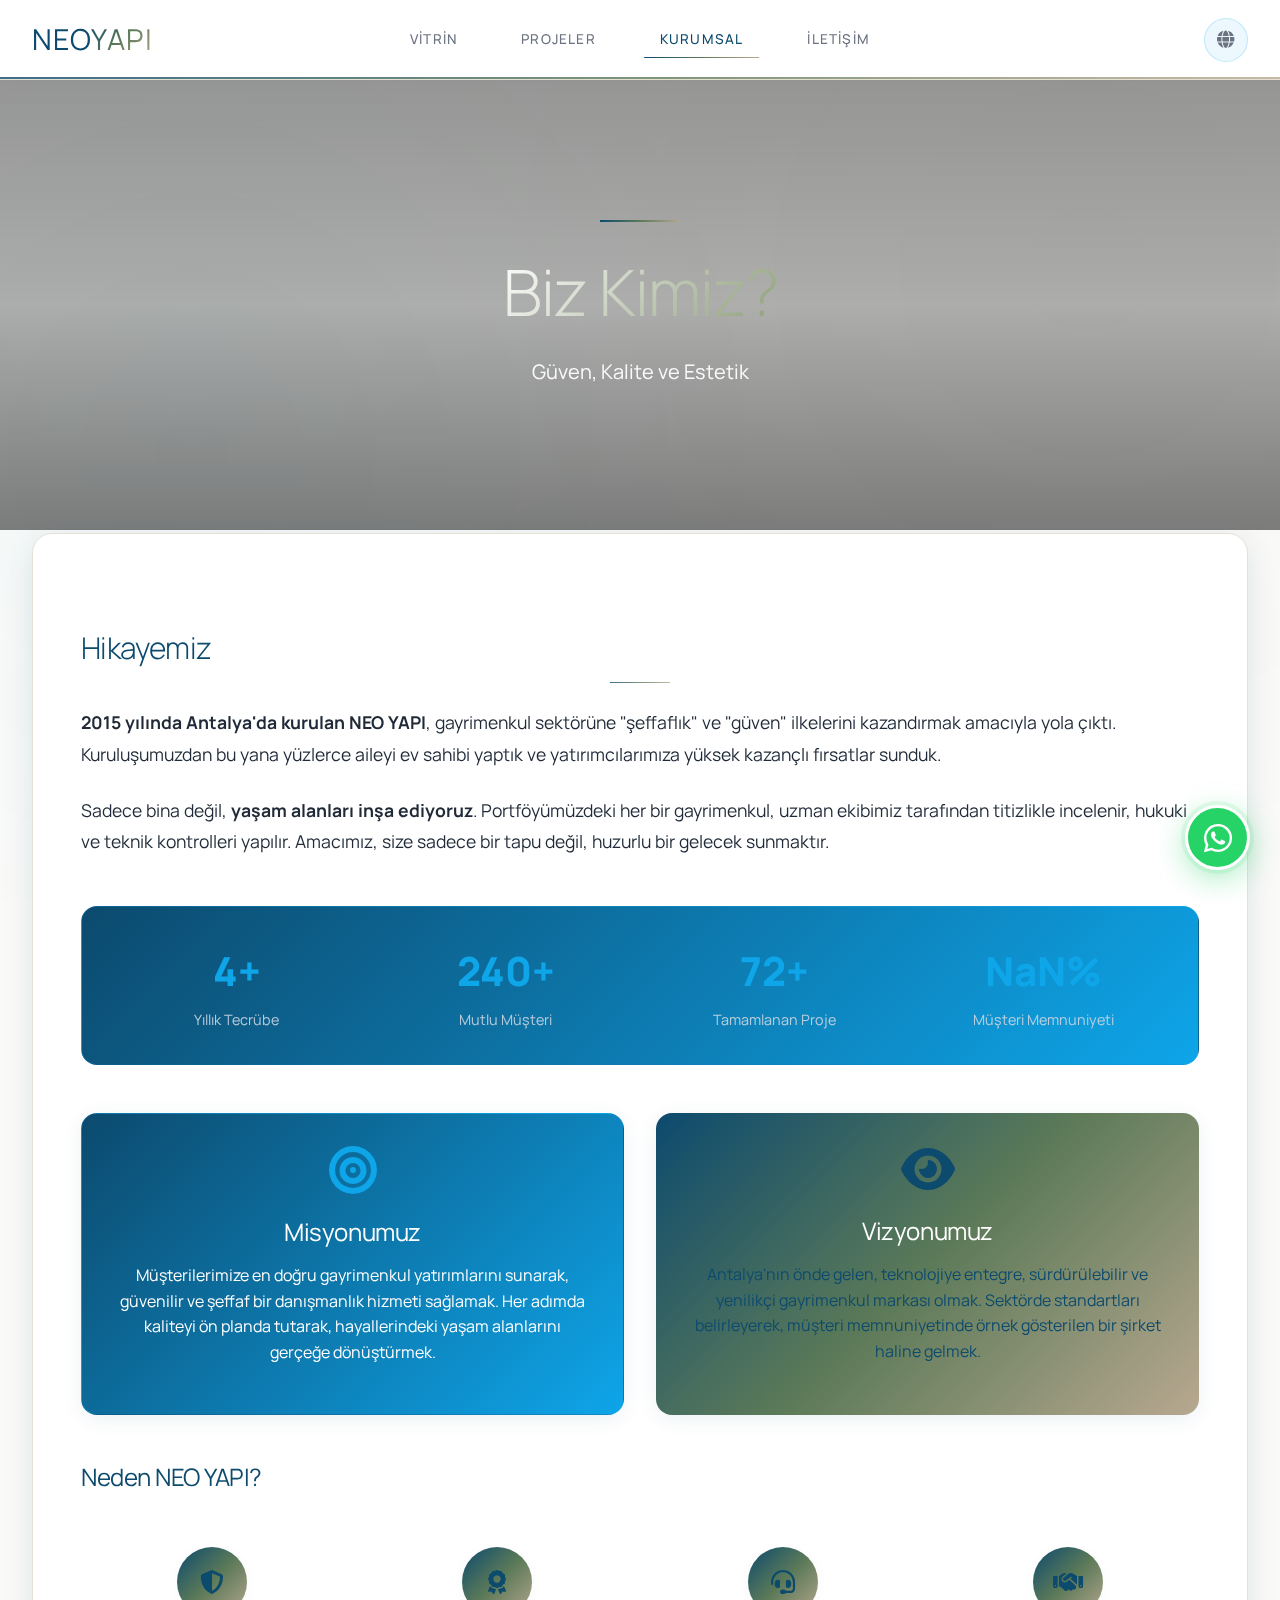
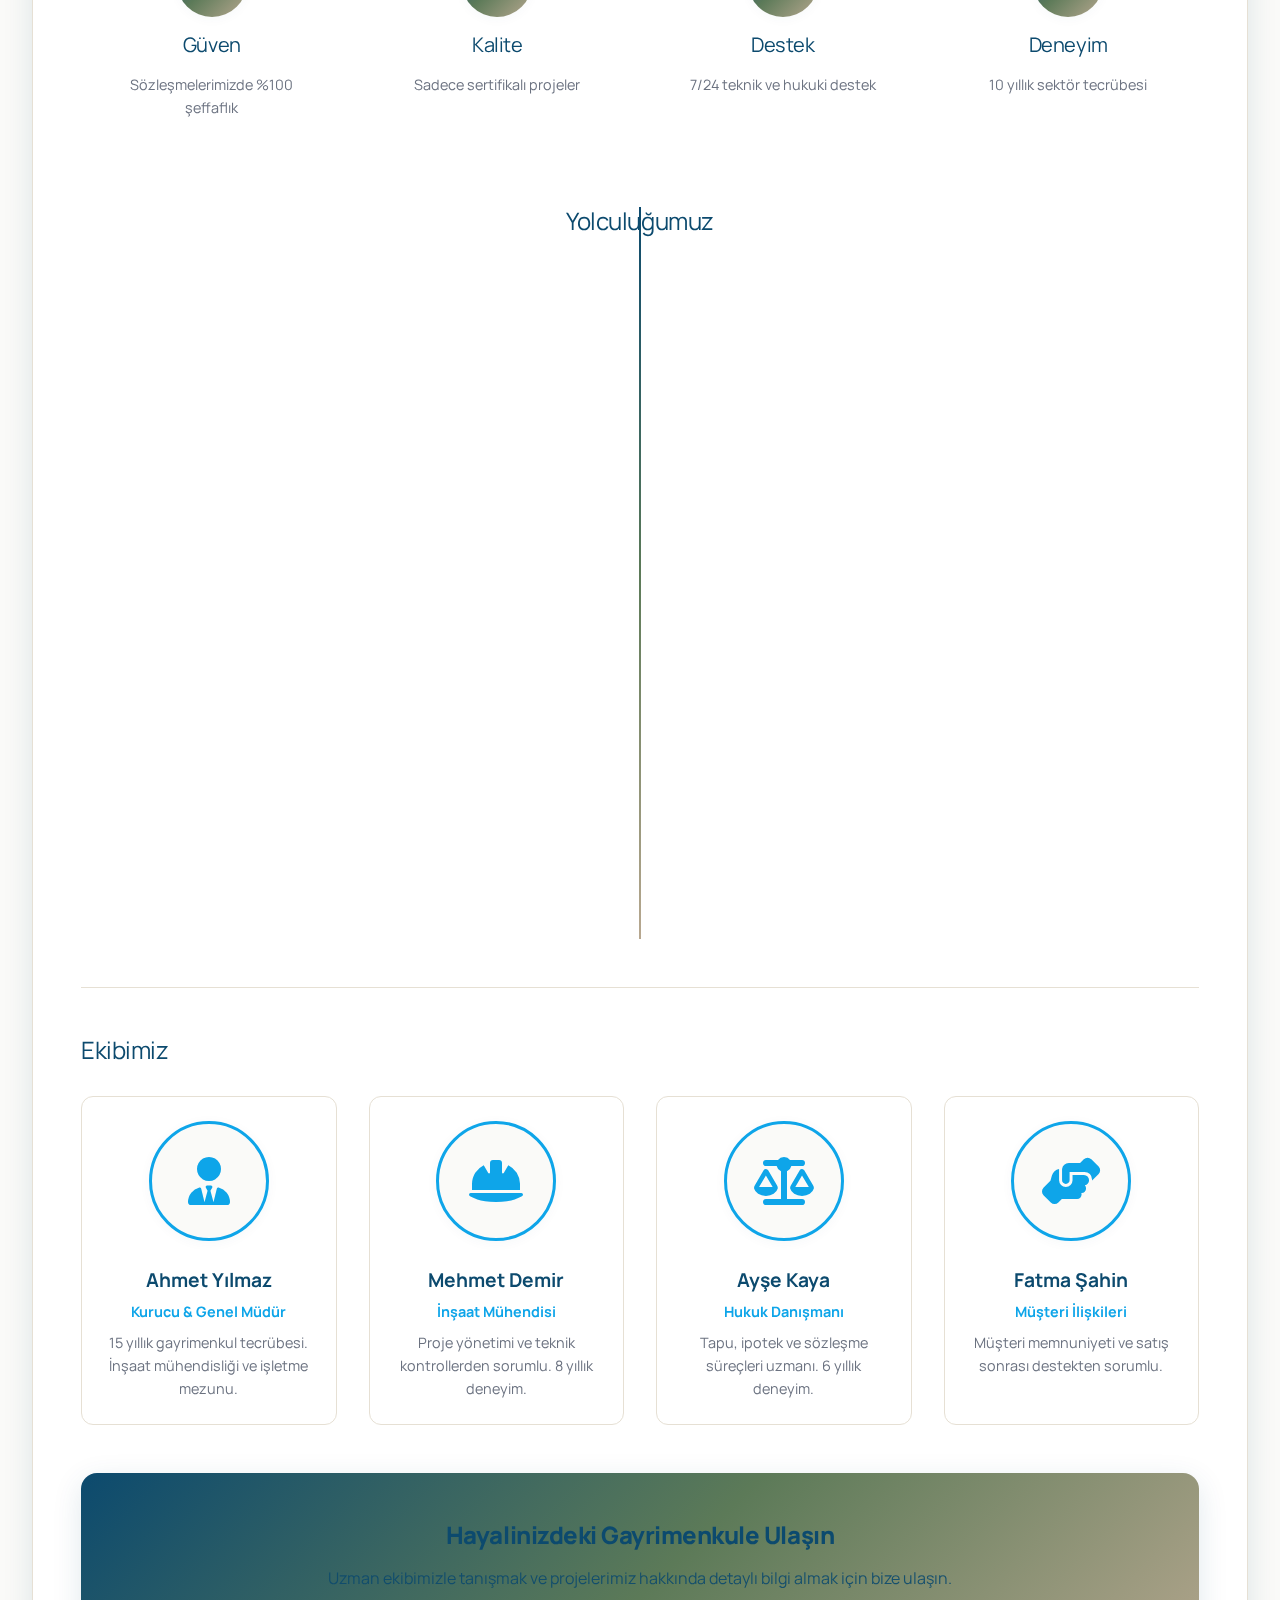
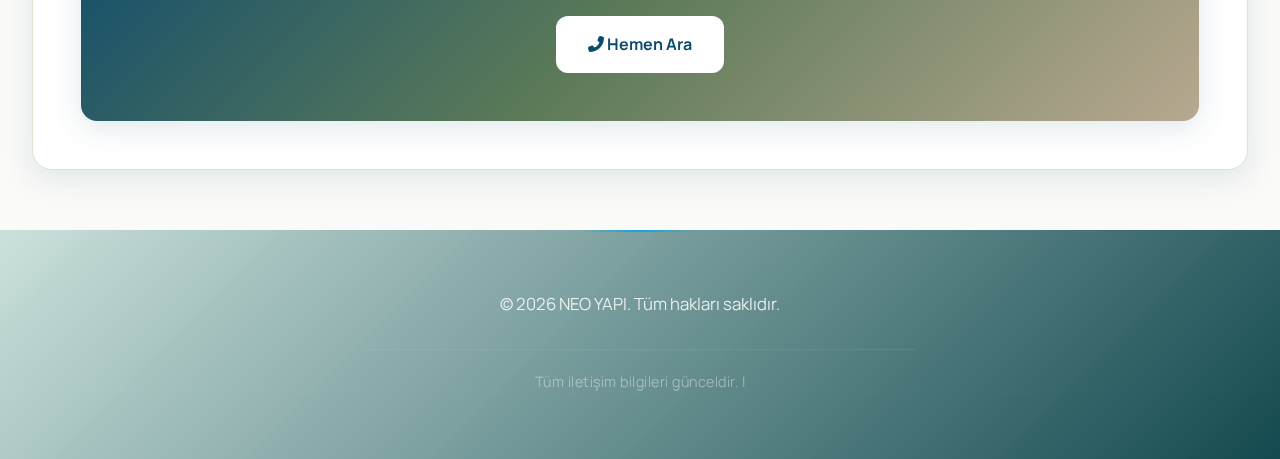
<file: about.html>
<!DOCTYPE html>
<html lang="tr">
<head>
    <meta charset="UTF-8">
    <meta name="viewport" content="width=device-width, initial-scale=1.0">
    <title data-i18n="about.title">Hakkımızda | NEO YAPI - Antalya'nın Güvenilir Emlak Danışmanı</title>
    <meta name="description" content="NEO YAPI - 2015'ten beri Antalya'da gayrimenkul sektöründe güven, şeffaflık ve kalite ilkeleriyle hizmet veriyoruz.">
    <meta name="keywords" content="NEO YAPI hakkında, Antalya emlakçı, gayrimenkul danışmanlığı, emlak şirketi">
    <meta name="author" content="NEO YAPI">
    
    <link rel="icon" type="image/png" href="https://cdn-icons-png.flaticon.com/512/609/609803.png">
    
    <!-- Open Graph -->
    <meta property="og:title" content="Hakkımızda | NEO YAPI">
    <meta property="og:description" content="10 yıllık tecrübemizle Antalya'da güvenilir gayrimenkul hizmeti.">
    <meta property="og:image" content="https://images.unsplash.com/photo-1497366216548-37526070297c?w=800">
    <meta property="og:url" content="https://neoyapi.com/about.html">
    
    <!-- Fonts & Icons -->
    <link href="https://fonts.googleapis.com/css2?family=Manrope:wght@400;500;600;700;800&family=Playfair+Display:wght@600;700;800&display=swap" rel="stylesheet">
    <link rel="stylesheet" href="https://cdnjs.cloudflare.com/ajax/libs/font-awesome/6.4.0/css/all.min.css">
    
    <!-- CSS -->
    <link rel="stylesheet" href="style.css">
    
    <!-- GLOBAL DİL SİSTEMİ -->
    <script src="global-lang.js" defer></script>
</head>
<body>

    <!-- NAVBAR - DÜNYA İKONLU DİL SEÇİCİ -->
    <nav class="navbar" role="navigation" aria-label="Main navigation">
        <div class="nav-container">
            <!-- Logo (Sol) -->
            <a href="index.html" class="logo" aria-label="NEO YAPI Ana Sayfa">
                NEO<span>YAPI</span>
            </a>
            
            <!-- Menü Linkleri (Orta) -->
            <div class="nav-links" id="navLinks" role="menubar">
                <a href="index.html" role="menuitem" data-i18n="nav.home">VİTRİN</a>
                <a href="project.html" role="menuitem" data-i18n="nav.projects">PROJELER</a>
                <a href="about.html" class="active" role="menuitem" data-i18n="nav.about">KURUMSAL</a>
                <a href="number.html" role="menuitem" data-i18n="nav.contact">İLETİŞİM</a>
            </div>

            <!-- DİL SEÇİCİ - DÜNYA İKONU -->
            <div class="language-selector desktop-lang">
                <button class="lang-toggle" aria-label="Dil Seçimi" aria-haspopup="true" aria-expanded="false">
                    <i class="fas fa-globe"></i>
                </button>
                <div class="lang-dropdown" role="menu">
                    <button class="lang-item" data-lang="tr" onclick="changeLanguageGlobal('tr')" role="menuitem">
                        <span class="lang-flag">🇹🇷</span>
                        <span class="lang-name">Türkçe</span>
                    </button>
                    <div class="divider"></div>
                    <button class="lang-item" data-lang="en" onclick="changeLanguageGlobal('en')" role="menuitem">
                        <span class="lang-flag">🇬🇧</span>
                        <span class="lang-name">English</span>
                    </button>
                    <div class="divider"></div>
                    <button class="lang-item" data-lang="ru" onclick="changeLanguageGlobal('ru')" role="menuitem">
                        <span class="lang-flag">🇷🇺</span>
                        <span class="lang-name">Русский</span>
                    </button>
                    <div class="divider"></div>
                    <button class="lang-item" data-lang="de" onclick="changeLanguageGlobal('de')" role="menuitem">
                        <span class="lang-flag">🇩🇪</span>
                        <span class="lang-name">Deutsch</span>
                    </button>
                </div>
            </div>

            <!-- Mobil Menü Butonu -->
            <button class="menu-toggle" onclick="toggleMenu()" aria-label="Open menu" aria-expanded="false">
                <i class="fas fa-bars"></i>
            </button>
        </div>
    </nav>

    <!-- HERO -->
    <header class="hero about-hero" role="banner">
        <div class="hero-overlay"></div>
        <div class="hero-content">
            <h1 data-i18n="about.title">Biz Kimiz?</h1>
            <p data-i18n="about.subtitle">Güven, Kalite ve Estetik</p>
        </div>
    </header>

    <!-- BREADCRUMB -->
    <div>
        <br>
        <br>
    </div>

    <!-- MAIN CONTENT -->
    <div class="container">
        <div class="about-content">
            <!-- Introduction -->
            <section aria-labelledby="our-story">
                <h2 id="our-story" class="section-title" style="text-align: left; margin-bottom: var(--space-lg);" data-i18n="about.story">
                    Hikayemiz
                </h2>
                <div style="font-size: 1.1rem; color: var(--text-body); line-height: 1.8;">
                    <p style="margin-bottom: var(--space-lg);">
                        <strong data-i18n="about.story.year">2015 yılında Antalya'da kurulan NEO YAPI</strong>, gayrimenkul sektörüne "şeffaflık" ve "güven" ilkelerini kazandırmak amacıyla yola çıktı. Kuruluşumuzdan bu yana yüzlerce aileyi ev sahibi yaptık ve yatırımcılarımıza yüksek kazançlı fırsatlar sunduk.
                    </p>
                    <p style="margin-bottom: var(--space-xl);">
                        <span data-i18n="about.story.mission">Sadece bina değil, <strong>yaşam alanları inşa ediyoruz</strong>. Portföyümüzdeki her bir gayrimenkul, uzman ekibimiz tarafından titizlikle incelenir, hukuki ve teknik kontrolleri yapılır. Amacımız, size sadece bir tapu değil, huzurlu bir gelecek sunmaktır.</span>
                    </p>
                </div>
            </section>

            <!-- Stats -->
            <div class="stats-bar">
                <div class="stat-item">
                    <span class="stat-number">10+</span>
                    <span class="stat-text" data-i18n="stats.experience">Yıllık Tecrübe</span>
                </div>
                <div class="stat-item">
                    <span class="stat-number">500+</span>
                    <span class="stat-text" data-i18n="stats.customers">Mutlu Müşteri</span>
                </div>
                <div class="stat-item">
                    <span class="stat-number">150+</span>
                    <span class="stat-text" data-i18n="stats.projects">Tamamlanan Proje</span>
                </div>
                <div class="stat-item">
                    <span class="stat-number">%100</span>
                    <span class="stat-text" data-i18n="stats.satisfaction">Müşteri Memnuniyeti</span>
                </div>
            </div>

            <!-- Mission & Vision -->
            <section class="mission-vision" aria-labelledby="mission-vision">
                <div class="mission-card">
                    <i class="fas fa-bullseye"></i>
                    <h3 style="color: white; margin-bottom: var(--space-md);" data-i18n="about.mission">Misyonumuz</h3>
                    <p data-i18n="about.mission.text">Müşterilerimize en doğru gayrimenkul yatırımlarını sunarak, güvenilir ve şeffaf bir danışmanlık hizmeti sağlamak. Her adımda kaliteyi ön planda tutarak, hayallerindeki yaşam alanlarını gerçeğe dönüştürmek.</p>
                </div>
                <div class="vision-card">
                    <i class="fas fa-eye"></i>
                    <h3 style="color: white; margin-bottom: var(--space-md);" data-i18n="about.vision">Vizyonumuz</h3>
                    <p data-i18n="about.vision.text">Antalya'nın önde gelen, teknolojiye entegre, sürdürülebilir ve yenilikçi gayrimenkul markası olmak. Sektörde standartları belirleyerek, müşteri memnuniyetinde örnek gösterilen bir şirket haline gelmek.</p>
                </div>
            </section>

            <!-- Why Choose Us -->
            <section aria-labelledby="why-us" style="margin-top: var(--space-2xl);">
                <h3 id="why-us" style="font-size: 1.5rem; color: var(--primary-dark); margin-bottom: var(--space-lg);" data-i18n="about.why">
                    Neden NEO YAPI?
                </h3>
                <div class="values-grid">
                    <div class="value-item">
                        <div class="value-icon">
                            <i class="fas fa-shield-alt"></i>
                        </div>
                        <h4 data-i18n="values.trust">Güven</h4>
                        <p style="font-size: 0.9rem; color: var(--text-muted); margin-top: var(--space-sm);" data-i18n="values.trust.desc">
                            Sözleşmelerimizde %100 şeffaflık
                        </p>
                    </div>
                    <div class="value-item">
                        <div class="value-icon">
                            <i class="fas fa-award"></i>
                        </div>
                        <h4 data-i18n="values.quality">Kalite</h4>
                        <p style="font-size: 0.9rem; color: var(--text-muted); margin-top: var(--space-sm);" data-i18n="values.quality.desc">
                            Sadece sertifikalı projeler
                        </p>
                    </div>
                    <div class="value-item">
                        <div class="value-icon">
                            <i class="fas fa-headset"></i>
                        </div>
                        <h4 data-i18n="values.support">Destek</h4>
                        <p style="font-size: 0.9rem; color: var(--text-muted); margin-top: var(--space-sm);" data-i18n="values.support.desc">
                            7/24 teknik ve hukuki destek
                        </p>
                    </div>
                    <div class="value-item">
                        <div class="value-icon">
                            <i class="fas fa-handshake"></i>
                        </div>
                        <h4 data-i18n="values.experience">Deneyim</h4>
                        <p style="font-size: 0.9rem; color: var(--text-muted); margin-top: var(--space-sm);" data-i18n="values.experience.desc">
                            10 yıllık sektör tecrübesi
                        </p>
                    </div>
                </div>
            </section>

            <!-- Timeline -->
            <section class="timeline" aria-labelledby="journey" style="margin-top: var(--space-2xl);">
                <h3 id="journey" style="font-size: 1.5rem; color: var(--primary-dark); margin-bottom: var(--space-xl); text-align: center;" data-i18n="about.journey">
                    Yolculuğumuz
                </h3>
                <div class="timeline-item">
                    <div class="timeline-content">
                        <h4 data-i18n="timeline.2015.title">Kuruluş</h4>
                        <p data-i18n="timeline.2015.desc">Antalya'da küçük bir ofiste, 3 kişilik ekiple hizmet vermeye başladık.</p>
                    </div>
                    <div class="timeline-year">2015</div>
                </div>
                <div class="timeline-item">
                    <div class="timeline-content">
                        <h4 data-i18n="timeline.2017.title">İlk Büyük Proje</h4>
                        <p data-i18n="timeline.2017.desc">Lara'da 50 dairelik ilk rezidans projemizi tamamladık.</p>
                    </div>
                    <div class="timeline-year">2017</div>
                </div>
                <div class="timeline-item">
                    <div class="timeline-content">
                        <h4 data-i18n="timeline.2020.title">Dijital Dönüşüm</h4>
                        <p data-i18n="timeline.2020.desc">Online platformumuzu kurarak, dijital gayrimenkul danışmanlığına geçtik.</p>
                    </div>
                    <div class="timeline-year">2020</div>
                </div>
                <div class="timeline-item">
                    <div class="timeline-content">
                        <h4 data-i18n="timeline.2023.title">Yeni Ofis</h4>
                        <p data-i18n="timeline.2023.desc">Fener Mahallesi'ndeki yeni modern ofisimize taşındık.</p>
                    </div>
                    <div class="timeline-year">2023</div>
                </div>
            </section>

            <!-- Team -->
            <section class="team-section" aria-labelledby="our-team">
                <h3 id="our-team" style="font-size: 1.5rem; color: var(--primary-dark); margin-bottom: var(--space-lg);" data-i18n="about.team">
                    Ekibimiz
                </h3>
                <div class="team-grid">
                    <div class="team-member">
                        <div class="member-avatar">
                            <i class="fas fa-user-tie"></i>
                        </div>
                        <div class="member-name">Ahmet Yılmaz</div>
                        <div class="member-role" data-i18n="team.founder">Kurucu & Genel Müdür</div>
                        <div class="member-bio" data-i18n="team.founder.bio">
                            15 yıllık gayrimenkul tecrübesi. İnşaat mühendisliği ve işletme mezunu.
                        </div>
                    </div>
                    <div class="team-member">
                        <div class="member-avatar">
                            <i class="fas fa-hard-hat"></i>
                        </div>
                        <div class="member-name">Mehmet Demir</div>
                        <div class="member-role" data-i18n="team.engineer">İnşaat Mühendisi</div>
                        <div class="member-bio" data-i18n="team.engineer.bio">
                            Proje yönetimi ve teknik kontrollerden sorumlu. 8 yıllık deneyim.
                        </div>
                    </div>
                    <div class="team-member">
                        <div class="member-avatar">
                            <i class="fas fa-balance-scale"></i>
                        </div>
                        <div class="member-name">Ayşe Kaya</div>
                        <div class="member-role" data-i18n="team.lawyer">Hukuk Danışmanı</div>
                        <div class="member-bio" data-i18n="team.lawyer.bio">
                            Tapu, ipotek ve sözleşme süreçleri uzmanı. 6 yıllık deneyim.
                        </div>
                    </div>
                    <div class="team-member">
                        <div class="member-avatar">
                            <i class="fas fa-hands-helping"></i>
                        </div>
                        <div class="member-name">Fatma Şahin</div>
                        <div class="member-role" data-i18n="team.customer">Müşteri İlişkileri</div>
                        <div class="member-bio" data-i18n="team.customer.bio">
                            Müşteri memnuniyeti ve satış sonrası destekten sorumlu.
                        </div>
                    </div>
                </div>
            </section>

            <!-- CTA -->
            <div class="contact-cta">
                <h3 data-i18n="cta.title">Hayalinizdeki Gayrimenkule Ulaşın</h3>
                <p style="margin-bottom: var(--space-lg); opacity: 0.9;" data-i18n="cta.subtitle">
                    Uzman ekibimizle tanışmak ve projelerimiz hakkında detaylı bilgi almak için bize ulaşın.
                </p>
                <a href="number.html" 
                   style="background: white; color: var(--accent-gold); padding: var(--space-md) var(--space-xl); border-radius: var(--radius-lg); font-weight: 700; text-decoration: none; display: inline-block;">
                    <i class="fas fa-phone-alt"></i> <span data-i18n="cta.button">Hemen Ara</span>
                </a>
            </div>
        </div>
    </div>

    <!-- WHATSAPP BUTTON -->
    <a href="https://wa.me/905321002030?text=Merhaba,%20NEO%20YAPI%20hakkında%20bilgi%20almak%20istiyorum." 
       target="_blank" 
       class="whatsapp-float"
       aria-label="Contact via WhatsApp">
        <i class="fab fa-whatsapp"></i>
    </a>

    <!-- FOOTER -->
    <footer style="background: #0F172A; color: #94A3B8; padding: 40px 0; text-align: center; margin-top: var(--space-2xl);" role="contentinfo">
        <div class="container">
            <p>© 2026 NEO YAPI. <span data-i18n="footer.rights">Tüm hakları saklıdır.</span></p>
            <p style="font-size: 12px; margin-top: 10px; opacity: 0.7;">
                <span data-i18n="footer.info">Tüm iletişim bilgileri günceldir.</span> | 
            </p>
        </div>
    </footer>

    <script>
        // MOBİL MENÜ - YENİ
        window.toggleMenu = function() {
            const navLinks = document.getElementById('navLinks');
            const isExpanded = navLinks.classList.toggle('active');
            document.querySelector('.menu-toggle').setAttribute('aria-expanded', isExpanded);
            
            // Mobilde açıldığında dil seçiciyi gizle/göster
            const desktopLang = document.querySelector('.desktop-lang');
            if (desktopLang) {
                if (isExpanded && window.innerWidth <= 768) {
                    desktopLang.style.display = 'none';
                } else {
                    desktopLang.style.display = 'block';
                }
            }
        };

        // MOBİL DİL MENÜSÜ KURULUMU
        function setupMobileLanguageMenu() {
            // Mobil menü içine dil seçici ekle
            const navLinks = document.getElementById('navLinks');
            if (!navLinks) return;
            
            // Eğer zaten eklenmemişse ekle
            if (!document.querySelector('.mobile-language-section')) {
                // Mobil dil seçici HTML'i - DİL SEÇ yazısı (nav.language KALDIRILDI)
                const mobileLangHTML = `
                    <div class="mobile-language-section">
                        <button class="mobile-lang-toggle" onclick="toggleMobileLanguageMenu()">
                            <i class="fas fa-globe"></i> <span data-i18n="nav.language">DİL SEÇ</span>
                        </button>
                        <div class="mobile-lang-dropdown">
                            <button class="mobile-lang-item" data-lang="tr" onclick="changeLanguageMobile('tr')">
                                <span class="lang-flag">🇹🇷</span>
                                <span class="lang-name">Türkçe</span>
                            </button>
                            <button class="mobile-lang-item" data-lang="en" onclick="changeLanguageMobile('en')">
                                <span class="lang-flag">🇬🇧</span>
                                <span class="lang-name">English</span>
                            </button>
                            <button class="mobile-lang-item" data-lang="ru" onclick="changeLanguageMobile('ru')">
                                <span class="lang-flag">🇷🇺</span>
                                <span class="lang-name">Русский</span>
                            </button>
                            <button class="mobile-lang-item" data-lang="de" onclick="changeLanguageMobile('de')">
                                <span class="lang-flag">🇩🇪</span>
                                <span class="lang-name">Deutsch</span>
                            </button>
                        </div>
                    </div>
                `;
                
                // Sadece mobilde ekle
                if (window.innerWidth <= 768) {
                    navLinks.insertAdjacentHTML('beforeend', mobileLangHTML);
                }
            }
        }

        // MOBİL DİL MENÜSÜ AÇ/KAPAT
        window.toggleMobileLanguageMenu = function() {
            const dropdown = document.querySelector('.mobile-lang-dropdown');
            if (dropdown) {
                dropdown.classList.toggle('active');
            }
        };

        // MOBİLDEN DİL DEĞİŞTİRME
        window.changeLanguageMobile = function(lang) {
            changeLanguageGlobal(lang);
            // Mobil menüyü kapat
            toggleMenu();
        };

        // GLOBAL DİL DEĞİŞTİRME
        window.changeLanguageGlobal = function(lang) {
            console.log("Global dil değiştiriliyor:", lang);
            localStorage.setItem('neoyapi-lang', lang);
            
            // Mobil menüyü kapat
            if (window.innerWidth <= 768) {
                const navLinks = document.getElementById('navLinks');
                if (navLinks) {
                    navLinks.classList.remove('active');
                }
            }
            
            // Sayfayı yenile
            setTimeout(() => {
                location.reload();
            }, 300);
        };

        // Doküman yüklendiğinde
        document.addEventListener('DOMContentLoaded', function() {
            console.log("About sayfası yüklendi");
            
            // Dil seçici dışına tıklandığında kapat
            document.addEventListener('click', function(event) {
                const languageSelector = document.querySelector('.language-selector');
                if (languageSelector && !languageSelector.contains(event.target)) {
                    languageSelector.classList.remove('active');
                }
            });
            
            // Desktop dil seçiciye tıklayınca aç/kapat
            const langToggle = document.querySelector('.lang-toggle');
            if (langToggle) {
                langToggle.addEventListener('click', function(e) {
                    e.stopPropagation();
                    languageSelector.classList.toggle('active');
                });
            }
            
            // Mobil menü linklerine tıklayınca menüyü kapat
            document.querySelectorAll('.nav-links a').forEach(link => {
                link.addEventListener('click', function() {
                    if (window.innerWidth <= 768) {
                        const navLinks = document.getElementById('navLinks');
                        if (navLinks) {
                            navLinks.classList.remove('active');
                        }
                    }
                });
            });
            
            // Mobil menü içindeki dil seçiciyi dinamik ekle
            setupMobileLanguageMenu();
            
            // Pencere boyutu değiştiğinde mobil dil menüsünü kontrol et
            window.addEventListener('resize', setupMobileLanguageMenu);
            
            // Add animations to stats
            const stats = document.querySelectorAll('.stat-number');
            stats.forEach(stat => {
                const target = parseInt(stat.textContent);
                let current = 0;
                const increment = target / 50;
                const timer = setInterval(() => {
                    current += increment;
                    if (current >= target) {
                        current = target;
                        clearInterval(timer);
                    }
                    stat.textContent = Math.floor(current) + (stat.textContent.includes('%') ? '%' : '+');
                }, 30);
            });
            
            // Add animation to timeline items
            const timelineItems = document.querySelectorAll('.timeline-item');
            const observer = new IntersectionObserver((entries) => {
                entries.forEach(entry => {
                    if (entry.isIntersecting) {
                        entry.target.style.opacity = '1';
                        entry.target.style.transform = 'translateY(0)';
                    }
                });
            }, { threshold: 0.1 });
            
            timelineItems.forEach(item => {
                item.style.opacity = '0';
                item.style.transform = 'translateY(20px)';
                item.style.transition = 'opacity 0.5s ease, transform 0.5s ease';
                observer.observe(item);
            });
        });

    </script>
</body>
</html>
</file>
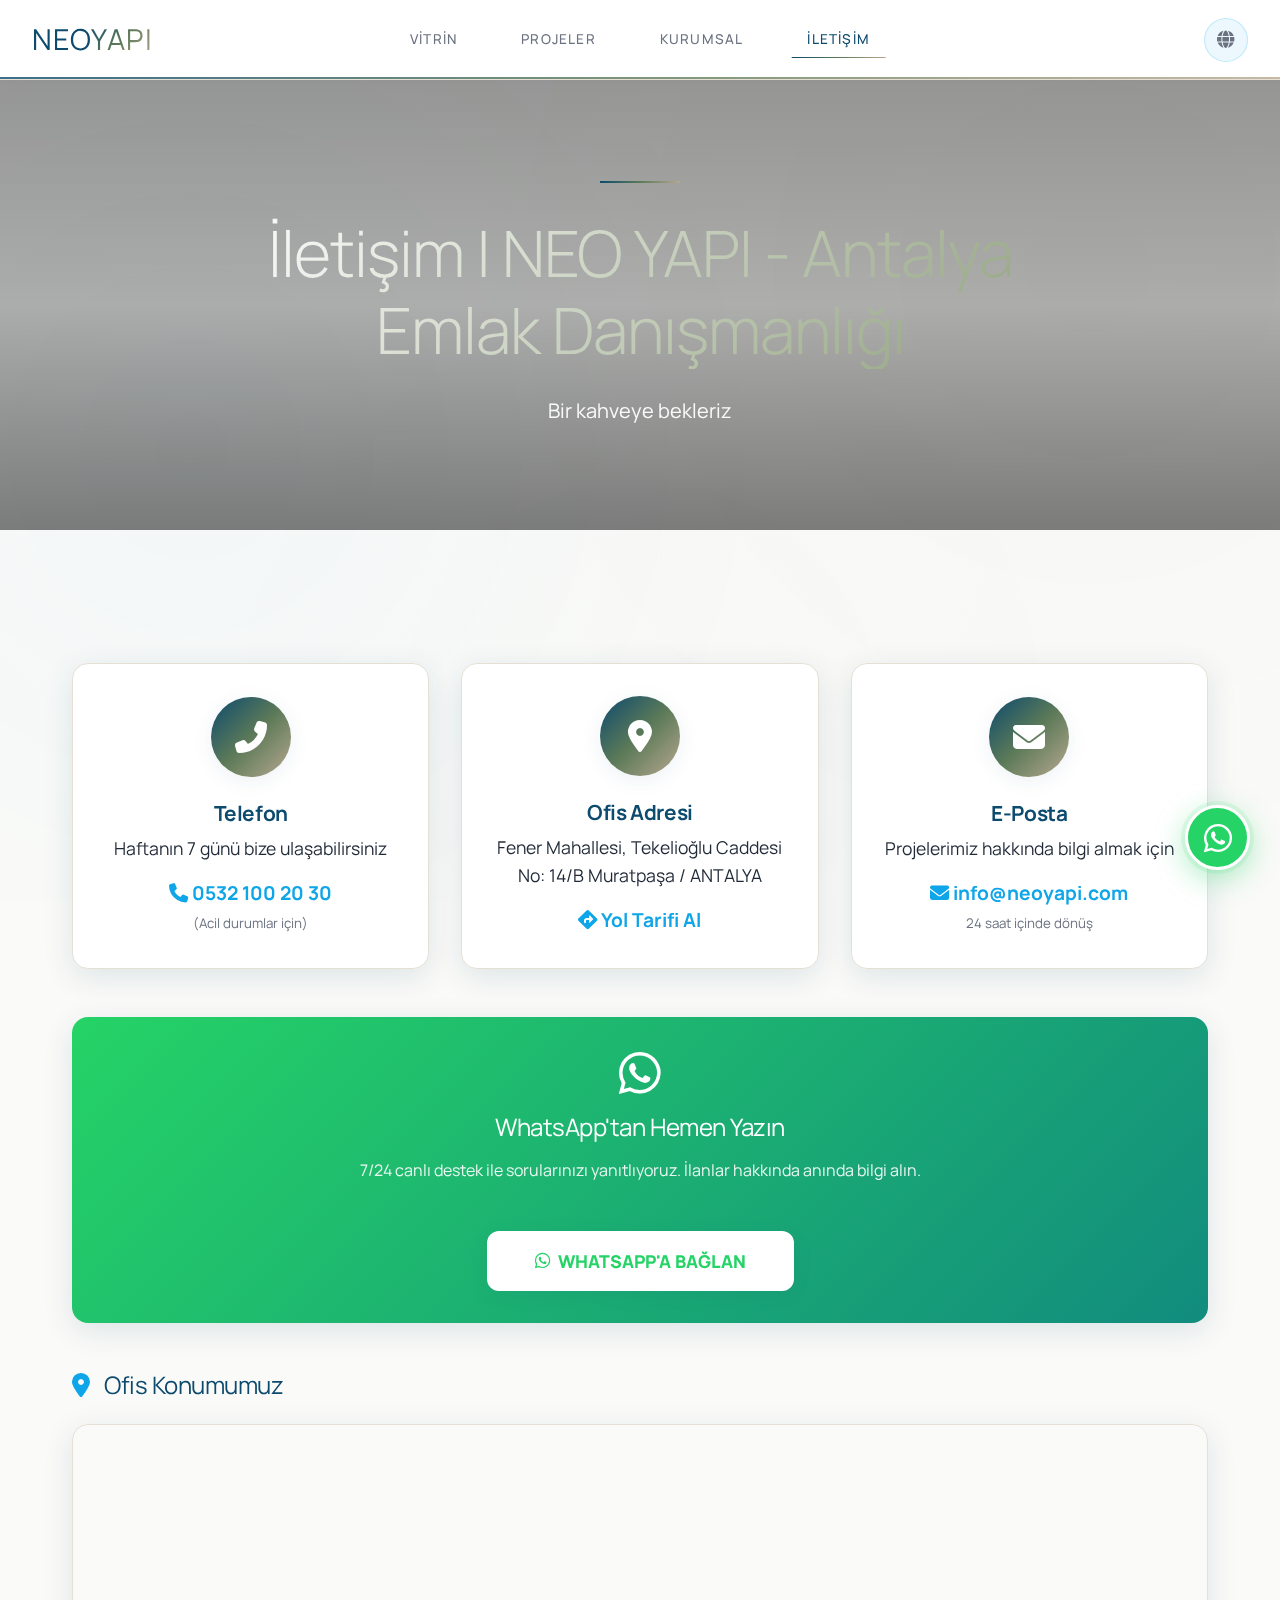
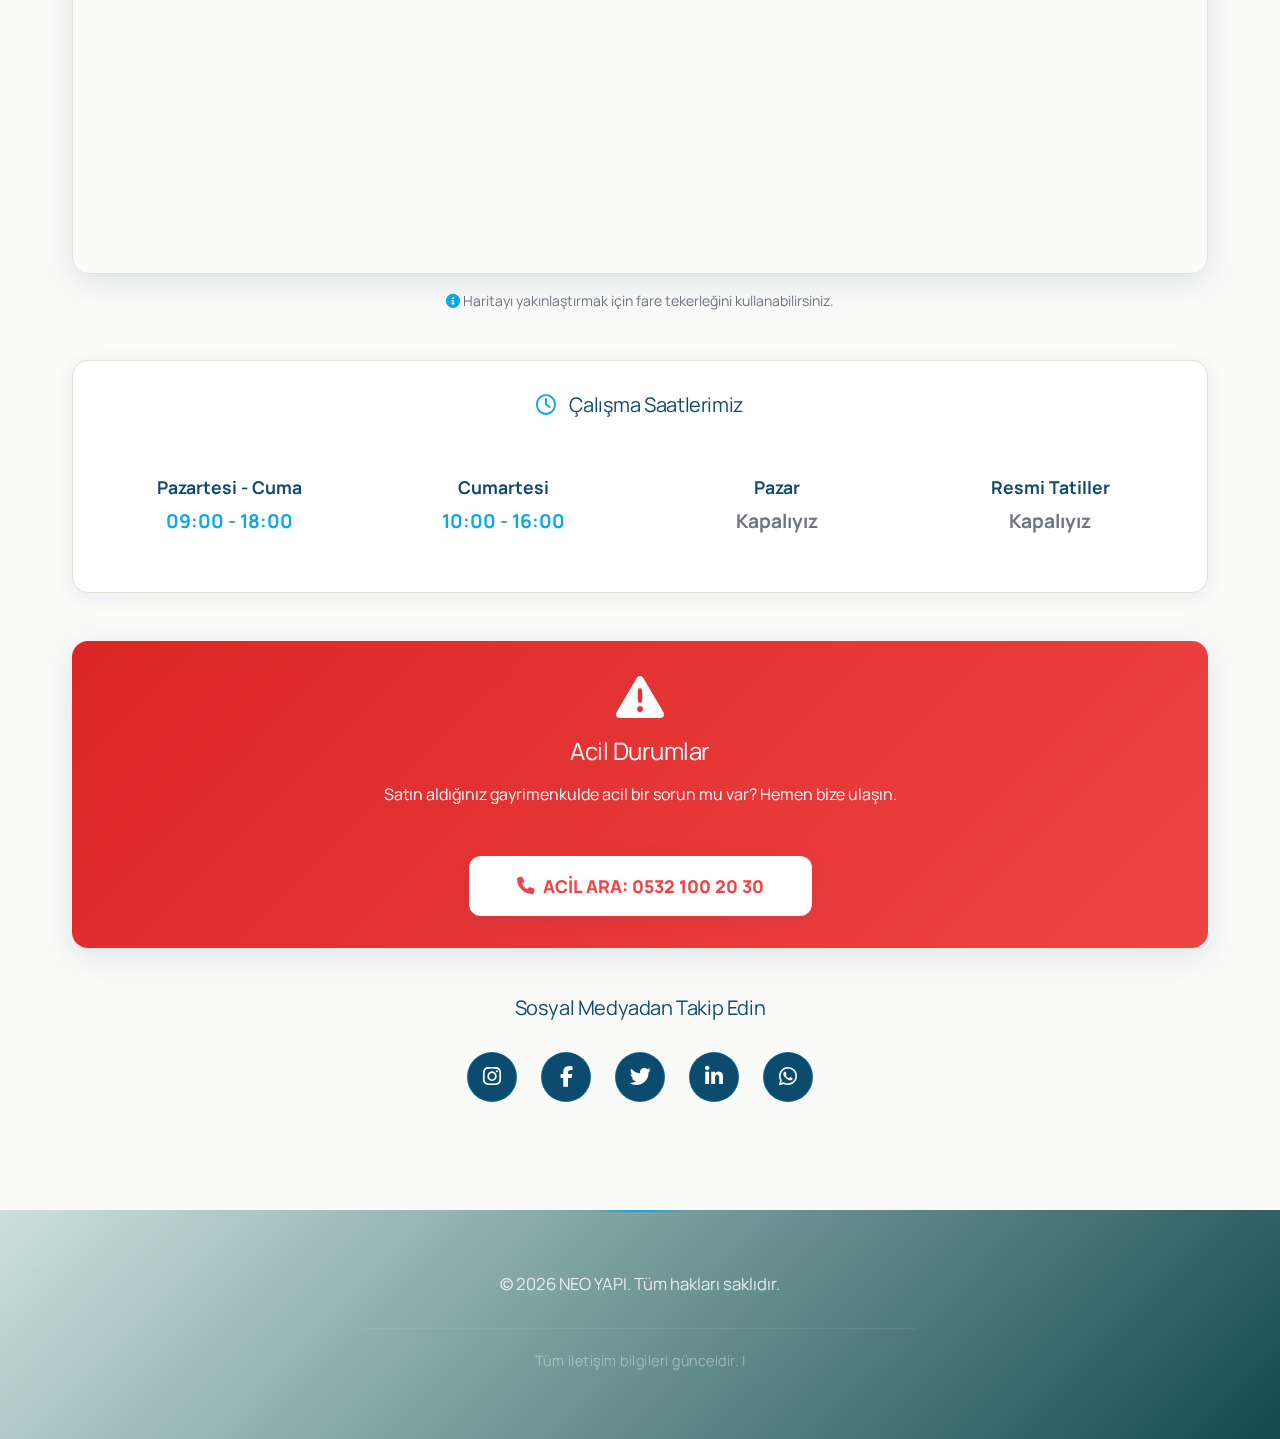
<file: number.html>
<!DOCTYPE html>
<html lang="tr">
<head>
    <meta charset="UTF-8">
    <meta name="viewport" content="width=device-width, initial-scale=1.0">
    <title data-i18n="contact.title">İletişim | NEO YAPI - Antalya Emlak Danışmanlığı</title>
    <meta name="description" content="NEO YAPI ile iletişime geçin. Telefon, WhatsApp, e-posta veya ofisimizi ziyaret edin. 0532 100 20 30 hemen arayın.">
    <meta name="keywords" content="Antalya emlakçı telefon, gayrimenkul danışmanı, iletişim, WhatsApp, NEO YAPI iletişim">
    <meta name="author" content="NEO YAPI">
    
    <link rel="icon" type="image/png" href="https://cdn-icons-png.flaticon.com/512/609/609803.png">
    
    <!-- Open Graph -->
    <meta property="og:title" content="İletişim | NEO YAPI">
    <meta property="og:description" content="NEO YAPI ile iletişime geçin. 0532 100 20 30">
    <meta property="og:image" content="https://images.unsplash.com/photo-1423666639041-f142fc41e22f?w=800">
    <meta property="og:url" content="https://neoyapi.com/number.html">
    
    <!-- Fonts & Icons -->
    <link href="https://fonts.googleapis.com/css2?family=Manrope:wght@400;500;600;700;800&family=Playfair+Display:wght@600;700;800&display=swap" rel="stylesheet">
    <link rel="stylesheet" href="https://cdnjs.cloudflare.com/ajax/libs/font-awesome/6.4.0/css/all.min.css">
    
    <!-- CSS -->
    <link rel="stylesheet" href="style.css">
    
    <!-- GLOBAL DİL SİSTEMİ -->
    <script src="global-lang.js" defer></script>
</head>
<body>

    <!-- NAVBAR - DÜNYA İKONLU DİL SEÇİCİ -->
    <nav class="navbar" role="navigation" aria-label="Main navigation">
        <div class="nav-container">
            <!-- Logo (Sol) -->
            <a href="index.html" class="logo" aria-label="NEO YAPI Ana Sayfa">
                NEO<span>YAPI</span>
            </a>
            
            <!-- Menü Linkleri (Orta) -->
            <div class="nav-links" id="navLinks" role="menubar">
                <a href="index.html" role="menuitem" data-i18n="nav.home">VİTRİN</a>
                <a href="project.html" role="menuitem" data-i18n="nav.projects">PROJELER</a>
                <a href="about.html" role="menuitem" data-i18n="nav.about">KURUMSAL</a>
                <a href="number.html" class="active" role="menuitem" data-i18n="nav.contact">İLETİŞİM</a>
            </div>

            <!-- DİL SEÇİCİ - DÜNYA İKONU -->
            <div class="language-selector desktop-lang">
                <button class="lang-toggle" aria-label="Dil Seçimi" aria-haspopup="true" aria-expanded="false">
                    <i class="fas fa-globe"></i>
                </button>
                <div class="lang-dropdown" role="menu">
                    <button class="lang-item" data-lang="tr" onclick="changeLanguageGlobal('tr')" role="menuitem">
                        <span class="lang-flag">🇹🇷</span>
                        <span class="lang-name">Türkçe</span>
                    </button>
                    <div class="divider"></div>
                    <button class="lang-item" data-lang="en" onclick="changeLanguageGlobal('en')" role="menuitem">
                        <span class="lang-flag">🇬🇧</span>
                        <span class="lang-name">English</span>
                    </button>
                    <div class="divider"></div>
                    <button class="lang-item" data-lang="ru" onclick="changeLanguageGlobal('ru')" role="menuitem">
                        <span class="lang-flag">🇷🇺</span>
                        <span class="lang-name">Русский</span>
                    </button>
                    <div class="divider"></div>
                    <button class="lang-item" data-lang="de" onclick="changeLanguageGlobal('de')" role="menuitem">
                        <span class="lang-flag">🇩🇪</span>
                        <span class="lang-name">Deutsch</span>
                    </button>
                </div>
            </div>

            <!-- Mobil Menü Butonu -->
            <button class="menu-toggle" onclick="toggleMenu()" aria-label="Open menu" aria-expanded="false">
                <i class="fas fa-bars"></i>
            </button>
        </div>
    </nav>

    <!-- HERO -->
    <header class="hero contact-hero" role="banner">
        <div class="hero-overlay"></div>
        <div class="hero-content">
            <h1 data-i18n="contact.title">Bize Ulaşın</h1>
            <p data-i18n="contact.subtitle">Bir kahveye bekleriz</p>
        </div>
    </header>

    <!-- BREADCRUMB -->
    <div class="breadcrumb container">
        <br>
        <br>
    </div>

    <!-- CONTACT INFO CARDS -->
    <div class="container contact-container">
        <div class="contact-grid">
            <!-- Phone Card -->
            <div class="contact-card">
                <div class="contact-icon">
                    <i class="fas fa-phone-alt"></i>
                </div>
                <h3 class="contact-title" data-i18n="contact.phone.title">Telefon</h3>
                <p class="contact-info" data-i18n="contact.phone.info">Haftanın 7 günü bize ulaşabilirsiniz</p>
                <a href="tel:+905321002030" class="contact-link">
                    <i class="fas fa-phone"></i> 0532 100 20 30
                </a>
                <small style="color: var(--text-muted); margin-top: var(--space-xs);" data-i18n="contact.phone.note">
                    (Acil durumlar için)
                </small>
            </div>

            <!-- Address Card -->
            <div class="contact-card">
                <div class="contact-icon">
                    <i class="fas fa-map-marker-alt"></i>
                </div>
                <h3 class="contact-title" data-i18n="contact.address.title">Ofis Adresi</h3>
                <p class="contact-info">
                    Fener Mahallesi, Tekelioğlu Caddesi<br>
                    No: 14/B Muratpaşa / ANTALYA
                </p>
                <a href="https://goo.gl/maps/Zp3GcV5eH9t8ZRzH9" target="_blank" class="contact-link">
                    <i class="fas fa-directions"></i> <span data-i18n="contact.address.button">Yol Tarifi Al</span>
                </a>
            </div>

            <!-- Email Card -->
            <div class="contact-card">
                <div class="contact-icon">
                    <i class="fas fa-envelope"></i>
                </div>
                <h3 class="contact-title" data-i18n="contact.email.title">E-Posta</h3>
                <p class="contact-info" data-i18n="contact.email.info">Projelerimiz hakkında bilgi almak için</p>
                <a href="mailto:info@neoyapi.com" class="contact-link">
                    <i class="fas fa-envelope"></i> info@neoyapi.com
                </a>
                <small style="color: var(--text-muted); margin-top: var(--space-xs);" data-i18n="contact.email.note">
                    24 saat içinde dönüş
                </small>
            </div>
        </div>

        <!-- WHATSAPP SECTION -->
        <div class="whatsapp-section">
            <i class="fab fa-whatsapp" style="font-size: 3rem; margin-bottom: var(--space-md);"></i>
            <h3 data-i18n="contact.whatsapp.title">WhatsApp'tan Hemen Yazın</h3>
            <p style="margin-bottom: var(--space-lg); opacity: 0.9;" data-i18n="contact.whatsapp.info">
                7/24 canlı destek ile sorularınızı yanıtlıyoruz. İlanlar hakkında anında bilgi alın.
            </p>
            <a href="https://wa.me/905321002030?text=Merhaba,%20NEO%20YAPI'dan%20bilgi%20almak%20istiyorum." 
               target="_blank" 
               class="btn-submit"
               style="background: white; color: #25D366;">
                <i class="fab fa-whatsapp"></i> <span data-i18n="contact.whatsapp.button">WHATSAPP'A BAĞLAN</span>
            </a>
        </div>

        <!-- MAP SECTION - BÜYÜK HARİTA -->
        <section class="map-section" aria-label="Office location map" style="margin: var(--space-2xl) 0;">
            <h3 style="margin-bottom: var(--space-lg); color: var(--primary-dark); font-size: var(--font-size-2xl);">
                <i class="fas fa-map-marker-alt" style="color: var(--primary-light); margin-right: 10px;"></i> 
                <span data-i18n="contact.map.title">Ofis Konumumuz</span>
            </h3>
            <div class="map-container" style="width: 100%; height: 450px; border-radius: var(--radius-xl); overflow: hidden; border: 1px solid var(--border-color); box-shadow: var(--shadow-hard);">
                <iframe 
                    src="https://www.google.com/maps/embed?pb=!1m18!1m12!1m3!1d3197.256794628201!2d30.709149415287065!3d36.77435477996234!2m3!1f0!2f0!3f0!3m2!1i1024!2i768!4f13.1!3m3!1m2!1s0x14c3913d2b5f5c5f%3A0x3a0e4f4b4b4b4b4b!2sFener%20Mahallesi%2C%20Tekelio%C4%9Flu%20Cad.%2C%20Muratpa%C5%9Fa%2FAntalya!5e0!3m2!1str!2str!4v1629999999999!5m2!1str!2str"
                    width="100%" 
                    height="100%" 
                    style="border:0;" 
                    allowfullscreen="" 
                    loading="lazy"
                    title="NEO YAPI Ofis Konumu">
                </iframe>
            </div>
            <p style="text-align: center; color: var(--text-muted); margin-top: var(--space-md); font-size: var(--font-size-sm);">
                <i class="fas fa-info-circle" style="color: var(--primary-light);"></i> 
                Haritayı yakınlaştırmak için fare tekerleğini kullanabilirsiniz.
            </p>
        </section>

        <!-- WORKING HOURS -->
        <section class="hours-section" aria-labelledby="working-hours">
            <h3 id="working-hours" style="margin-bottom: var(--space-xl); color: var(--primary-dark); text-align: center; font-size: var(--font-size-xl);">
                <i class="far fa-clock" style="color: var(--primary-light); margin-right: 10px;"></i> 
                <span data-i18n="contact.hours.title">Çalışma Saatlerimiz</span>
            </h3>
            <div class="hours-grid">
                <div class="hour-item">
                    <div class="day" data-i18n="contact.hours.weekdays">Pazartesi - Cuma</div>
                    <div class="time">09:00 - 18:00</div>
                </div>
                <div class="hour-item">
                    <div class="day" data-i18n="contact.hours.saturday">Cumartesi</div>
                    <div class="time">10:00 - 16:00</div>
                </div>
                <div class="hour-item">
                    <div class="day" data-i18n="contact.hours.sunday">Pazar</div>
                    <div class="time" style="color: var(--text-muted);" data-i18n="contact.hours.closed">Kapalıyız</div>
                </div>
                <div class="hour-item">
                    <div class="day" data-i18n="contact.hours.holidays">Resmi Tatiller</div>
                    <div class="time" style="color: var(--text-muted);" data-i18n="contact.hours.closed">Kapalıyız</div>
                </div>
            </div>
        </section>

        <!-- EMERGENCY CONTACT -->
        <div class="emergency-contact">
            <i class="fas fa-exclamation-triangle" style="font-size: 3rem; margin-bottom: var(--space-md);"></i>
            <h3 data-i18n="contact.emergency.title">Acil Durumlar</h3>
            <p style="margin-bottom: var(--space-lg);" data-i18n="contact.emergency.info">
                Satın aldığınız gayrimenkulde acil bir sorun mu var? Hemen bize ulaşın.
            </p>
            <a href="tel:+905321002030" class="btn-submit" style="background: white; color: #EF4444;">
                <i class="fas fa-phone"></i> <span data-i18n="contact.emergency.button">ACİL ARA: 0532 100 20 30</span>
            </a>
        </div>

        <!-- SOCIAL MEDIA -->
        <section aria-label="Social media links" style="text-align: center; margin: var(--space-2xl) 0;">
            <h3 style="margin-bottom: var(--space-lg); color: var(--primary-dark); font-size: var(--font-size-xl);" data-i18n="contact.social.title">
                Sosyal Medyadan Takip Edin
            </h3>
            <div class="social-links">
                <a href="#" class="social-link" aria-label="Instagram">
                    <i class="fab fa-instagram"></i>
                </a>
                <a href="#" class="social-link" aria-label="Facebook">
                    <i class="fab fa-facebook-f"></i>
                </a>
                <a href="#" class="social-link" aria-label="Twitter">
                    <i class="fab fa-twitter"></i>
                </a>
                <a href="#" class="social-link" aria-label="LinkedIn">
                    <i class="fab fa-linkedin-in"></i>
                </a>
                <a href="https://wa.me/905321002030" target="_blank" class="social-link" aria-label="WhatsApp">
                    <i class="fab fa-whatsapp"></i>
                </a>
            </div>
        </section>
    </div>

    <!-- WHATSAPP BUTTON -->
    <a href="https://wa.me/905321002030?text=Merhaba,%20NEO%20YAPI%20hakkında%20bilgi%20almak%20istiyorum." 
       target="_blank" 
       class="whatsapp-float"
       aria-label="Contact via WhatsApp">
        <i class="fab fa-whatsapp"></i>
    </a>

    <!-- FOOTER -->
    <footer style="background: #0F172A; color: #94A3B8; padding: 40px 0; text-align: center;" role="contentinfo">
        <div class="container">
            <p>© 2026 NEO YAPI. <span data-i18n="footer.rights">Tüm hakları saklıdır.</span></p>
            <p style="font-size: 12px; margin-top: 10px; opacity: 0.7;">
                <span data-i18n="footer.info">Tüm iletişim bilgileri günceldir.</span> | 
            </p>
        </div>
    </footer>

    <!-- JAVASCRIPT -->
    <script>
        // MOBİL MENÜ - YENİ
        window.toggleMenu = function() {
            const navLinks = document.getElementById('navLinks');
            const isExpanded = navLinks.classList.toggle('active');
            document.querySelector('.menu-toggle').setAttribute('aria-expanded', isExpanded);
            
            // Mobilde açıldığında dil seçiciyi gizle/göster
            const desktopLang = document.querySelector('.desktop-lang');
            if (desktopLang) {
                if (isExpanded && window.innerWidth <= 768) {
                    desktopLang.style.display = 'none';
                } else {
                    desktopLang.style.display = 'block';
                }
            }
        };

        // MOBİL DİL MENÜSÜ KURULUMU
        function setupMobileLanguageMenu() {
            // Mobil menü içine dil seçici ekle
            const navLinks = document.getElementById('navLinks');
            if (!navLinks) return;
            
            // Eğer zaten eklenmemişse ekle
            if (!document.querySelector('.mobile-language-section')) {
                // Mobil dil seçici HTML'i - DİL SEÇ yazısı (nav.language KALDIRILDI)
                const mobileLangHTML = `
                    <div class="mobile-language-section">
                        <button class="mobile-lang-toggle" onclick="toggleMobileLanguageMenu()">
                            <i class="fas fa-globe"></i> <span data-i18n="nav.language">DİL SEÇ</span>
                        </button>
                        <div class="mobile-lang-dropdown">
                            <button class="mobile-lang-item" data-lang="tr" onclick="changeLanguageMobile('tr')">
                                <span class="lang-flag">🇹🇷</span>
                                <span class="lang-name">Türkçe</span>
                            </button>
                            <button class="mobile-lang-item" data-lang="en" onclick="changeLanguageMobile('en')">
                                <span class="lang-flag">🇬🇧</span>
                                <span class="lang-name">English</span>
                            </button>
                            <button class="mobile-lang-item" data-lang="ru" onclick="changeLanguageMobile('ru')">
                                <span class="lang-flag">🇷🇺</span>
                                <span class="lang-name">Русский</span>
                            </button>
                            <button class="mobile-lang-item" data-lang="de" onclick="changeLanguageMobile('de')">
                                <span class="lang-flag">🇩🇪</span>
                                <span class="lang-name">Deutsch</span>
                            </button>
                        </div>
                    </div>
                `;
                
                // Sadece mobilde ekle
                if (window.innerWidth <= 768) {
                    navLinks.insertAdjacentHTML('beforeend', mobileLangHTML);
                }
            }
        }

        // MOBİL DİL MENÜSÜ AÇ/KAPAT
        window.toggleMobileLanguageMenu = function() {
            const dropdown = document.querySelector('.mobile-lang-dropdown');
            if (dropdown) {
                dropdown.classList.toggle('active');
            }
        };

        // MOBİLDEN DİL DEĞİŞTİRME
        window.changeLanguageMobile = function(lang) {
            changeLanguageGlobal(lang);
            // Mobil menüyü kapat
            toggleMenu();
        };

        // GLOBAL DİL DEĞİŞTİRME
        window.changeLanguageGlobal = function(lang) {
            console.log("Global dil değiştiriliyor:", lang);
            localStorage.setItem('neoyapi-lang', lang);
            
            // Mobil menüyü kapat
            if (window.innerWidth <= 768) {
                const navLinks = document.getElementById('navLinks');
                if (navLinks) {
                    navLinks.classList.remove('active');
                }
            }
            
            // Sayfayı yenile
            setTimeout(() => {
                location.reload();
            }, 300);
        };

        // Doküman yüklendiğinde
        document.addEventListener('DOMContentLoaded', function() {
            console.log("İletişim sayfası yüklendi");
            
            // Dil seçici dışına tıklandığında kapat
            document.addEventListener('click', function(event) {
                const languageSelector = document.querySelector('.language-selector');
                if (languageSelector && !languageSelector.contains(event.target)) {
                    languageSelector.classList.remove('active');
                }
            });
            
            // Desktop dil seçiciye tıklayınca aç/kapat
            const langToggle = document.querySelector('.lang-toggle');
            if (langToggle) {
                langToggle.addEventListener('click', function(e) {
                    e.stopPropagation();
                    languageSelector.classList.toggle('active');
                });
            }
            
            // Mobil menü linklerine tıklayınca menüyü kapat
            document.querySelectorAll('.nav-links a').forEach(link => {
                link.addEventListener('click', function() {
                    if (window.innerWidth <= 768) {
                        const navLinks = document.getElementById('navLinks');
                        if (navLinks) {
                            navLinks.classList.remove('active');
                        }
                    }
                });
            });
            
            // Mobil menü içindeki dil seçiciyi dinamik ekle
            setupMobileLanguageMenu();
            
            // Pencere boyutu değiştiğinde mobil dil menüsünü kontrol et
            window.addEventListener('resize', setupMobileLanguageMenu);
            
            // Add hover effects to contact cards
            const contactCards = document.querySelectorAll('.contact-card');
            contactCards.forEach(card => {
                card.addEventListener('mouseenter', function() {
                    this.style.transform = 'translateY(-10px)';
                });
                
                card.addEventListener('mouseleave', function() {
                    this.style.transform = 'translateY(0)';
                });
            });
            
            // Add click animation to social links
            const socialLinks = document.querySelectorAll('.social-link');
            socialLinks.forEach(link => {
                link.addEventListener('click', function(e) {
                    this.style.transform = 'scale(0.9)';
                    setTimeout(() => {
                        this.style.transform = '';
                    }, 150);
                });
            });
            
            // Haritayı daha interaktif hale getir
            const mapIframe = document.querySelector('.map-container iframe');
            if (mapIframe) {
                mapIframe.style.transition = 'all 0.3s ease';
                mapIframe.addEventListener('mouseenter', function() {
                    this.style.transform = 'scale(1.01)';
                });
                mapIframe.addEventListener('mouseleave', function() {
                    this.style.transform = 'scale(1)';
                });
            }
        });

    </script>
</body>
</html>
</file>
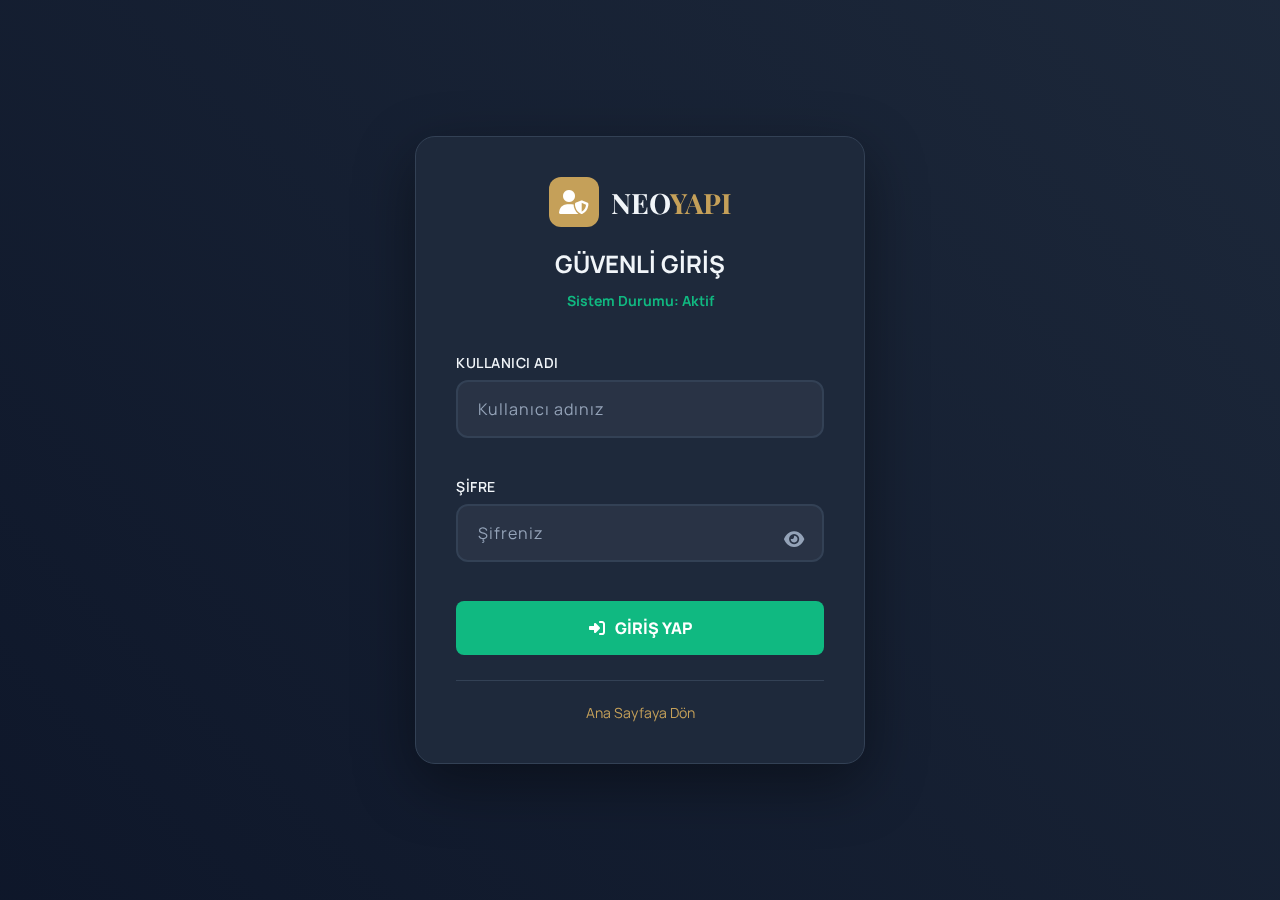
<file: yoneticipan07.html>
<!DOCTYPE html>
<html lang="tr">
<head>
    <meta charset="UTF-8">
    <meta name="viewport" content="width=device-width, initial-scale=1.0">
    <title>Yönetici Giriş | NEO YAPI</title>
    <link rel="icon" type="image/png" href="https://cdn-icons-png.flaticon.com/512/609/609803.png">
    <link href="https://fonts.googleapis.com/css2?family=Manrope:wght@400;600;700;800&family=Playfair+Display:wght@600;700&display=swap" rel="stylesheet">
    <link rel="stylesheet" href="https://cdnjs.cloudflare.com/ajax/libs/font-awesome/6.4.0/css/all.min.css">
    <link rel="stylesheet" href="admin-style.css">
</head>
<body class="login-page-body">
    <div class="security-overlay"></div>
    
    <div class="login-container">
        <div class="login-header">
            <div class="logo">
                <div class="logo-icon"><i class="fas fa-user-shield"></i></div>
                <div class="logo-text">NEO<span>YAPI</span></div>
            </div>
            <h1>GÜVENLİ GİRİŞ</h1>
            <p style="color:#10B981; font-weight:bold;">Sistem Durumu: Aktif</p>
        </div>
        
        <form id="loginForm" autocomplete="off">
            <div class="form-group">
                <label class="form-label">Kullanıcı Adı</label>
                <div class="input-wrapper">
                    <input type="text" id="username" class="form-input" placeholder="Kullanıcı adınız" required>
                </div>
            </div>
            
            <div class="form-group">
                <label class="form-label">Şifre</label>
                <div class="password-wrapper">
                    <input type="password" id="password" class="form-input" placeholder="Şifreniz" required>
                    <button type="button" class="toggle-password" id="togglePassword"><i class="fas fa-eye"></i></button>
                </div>
            </div>
            
            <div class="error-message" id="errorMessage"></div>
            
            <button type="submit" class="btn-submit" id="submitBtn">
                <i class="fas fa-sign-in-alt"></i> GİRİŞ YAP
            </button>
        </form>
        
        <div class="back-link">
            <a href="index.html">Ana Sayfaya Dön</a>
        </div>
    </div>
    
    <script>
        // --- TEMİZLİK ---
        localStorage.removeItem('neoLoginLockout');
        localStorage.removeItem('neoFailedAttempts');
        // ---------------

        // 🔴 ÇOK BASİT AMA GÜVENLİ KONTROL
        // KODDA ŞİFRELER GÖRÜNMEZ!
        function checkCredentials(user, pass) {
 
            // Kullanıcı adı kontrolü - karakter karakter
            const correctUser = "$3cur3_N30_@dM1n#X7";
            if (user.length !== correctUser.length) return false;
            for (let i = 0; i < user.length; i++) {
                if (user.charCodeAt(i) !== correctUser.charCodeAt(i)) return false;
            }
            
            // Şifre kontrolü - karakter karakter  
            const correctPass = "249$F1r3b@$3_Encrypt!0n";
            if (pass.length !== correctPass.length) return false;
            for (let i = 0; i < pass.length; i++) {
                if (pass.charCodeAt(i) !== correctPass.charCodeAt(i)) return false;
            }
            
            return true;
        }

        const DOM = {
            form: document.getElementById('loginForm'),
            username: document.getElementById('username'),
            password: document.getElementById('password'),
            btn: document.getElementById('submitBtn'),
            error: document.getElementById('errorMessage'),
            toggle: document.getElementById('togglePassword')
        };

        // Şifre Göster/Gizle
        DOM.toggle.addEventListener('click', () => {
            const type = DOM.password.getAttribute('type') === 'password' ? 'text' : 'password';
            DOM.password.setAttribute('type', type);
            DOM.toggle.innerHTML = type === 'password' ? '<i class="fas fa-eye"></i>' : '<i class="fas fa-eye-slash"></i>';
        });

        // Giriş İşlemi
        DOM.form.addEventListener('submit', (e) => {
            e.preventDefault();
            
            const enteredUsername = DOM.username.value.trim();
            const enteredPassword = DOM.password.value.trim();
            
            DOM.btn.innerHTML = '<i class="fas fa-spinner fa-spin"></i> KONTROL EDİLİYOR...';
            DOM.btn.disabled = true;

            // Kısa bekleme
            setTimeout(() => {
                if (checkCredentials(enteredUsername, enteredPassword)) {
                    // ✅ BAŞARILI
                    DOM.btn.innerHTML = 'GİRİŞ BAŞARILI ✔';
                    DOM.btn.style.background = '#10B981';
                    
                    localStorage.setItem('neoAdminAuth', 'true');
                    localStorage.setItem('neoAdminUser', 'admin');
                    localStorage.setItem('neoSessionExpiry', Date.now() + (30 * 60 * 1000));
                    localStorage.removeItem('neoFailedAttempts');
                    
                    setTimeout(() => {
                        window.location.href = 'yoneticipas15.html';
                    }, 800);
                    
                } else {
                    // ❌ HATALI
                    DOM.btn.innerHTML = 'GİRİŞ YAP';
                    DOM.btn.disabled = false;
                    DOM.btn.style.background = '';
                    
                    DOM.error.style.display = 'flex';
                    DOM.error.innerHTML = '<i class="fas fa-exclamation-circle"></i> Hatalı kullanıcı adı veya şifre!';
                    
                    // Başarısız deneme
                    let failed = parseInt(localStorage.getItem('neoFailedAttempts') || '0') + 1;
                    localStorage.setItem('neoFailedAttempts', failed.toString());
                    
                    // 3 başarısız deneme → 5 dakika kilit
                    if (failed >= 3) {
                        const lockTime = Date.now() + 300000; // 5 dakika
                        localStorage.setItem('neoLoginLockout', lockTime.toString());
                        DOM.error.innerHTML = '<i class="fas fa-lock"></i> Çok fazla başarısız deneme! 5 dakika bekleyin.';
                        DOM.btn.disabled = true;
                        
                        setTimeout(() => {
                            localStorage.removeItem('neoLoginLockout');
                            localStorage.removeItem('neoFailedAttempts');
                            DOM.error.style.display = 'none';
                            DOM.btn.disabled = false;
                        }, 300000);
                    }
                    
                    DOM.password.value = '';
                    DOM.username.focus();
                }
            }, 500);
        });

        // Sayfa yüklendiğinde kilit kontrolü
        document.addEventListener('DOMContentLoaded', () => {
            const lockout = localStorage.getItem('neoLoginLockout');
            if (lockout && Date.now() < parseInt(lockout)) {
                DOM.error.style.display = 'flex';
                DOM.error.innerHTML = '<i class="fas fa-lock"></i> Hesap kilitli! 5 dakika sonra tekrar deneyin.';
                DOM.btn.disabled = true;
                
                setTimeout(() => {
                    localStorage.removeItem('neoLoginLockout');
                    localStorage.removeItem('neoFailedAttempts');
                    DOM.error.style.display = 'none';
                    DOM.btn.disabled = false;
                }, parseInt(lockout) - Date.now());
            }
        });
    </script>
</body>
</html>
</file>
<file: style.css>
/* ==================== CSS VARIABLES ==================== */
:root {
    --primary-dark: #0C4A6E;
    --primary-light: #0EA5E9;
    --sage: #5C7A58;
    --sage-light: #8B9D77;
    --beige: #B8A890;
    --beige-light: #E6E0D4;
    --text-body: #1F2937;
    --text-muted: #6B7280;
    --accent: #0EA5E9;
    --bg-body: #FAFAF8;
    --bg-surface: #FFFFFF;
    --border-color: #E6E0D4;
    
    /* Premium gradients */
    --gold-gradient: linear-gradient(135deg, var(--primary-light) 0%, var(--sage-light) 50%, var(--primary-light) 100%);
    --dark-gradient: linear-gradient(180deg, var(--primary-dark) 0%, #1A2C42 100%);
    --cream-gradient: linear-gradient(135deg, #FFFEF9 0%, #F8F6F0 100%);
    --glass-soft: rgba(255, 254, 249, 0.96);
    --glass-dark: rgba(12, 74, 110, 0.94);
    --gradient-primary: linear-gradient(135deg, #0C4A6E 0%, #0EA5E9 100%);
    --gradient-sage: linear-gradient(135deg, #5C7A58 0%, #8B9D77 100%);
    --gradient-fusion: linear-gradient(135deg, #0C4A6E 0%, #5C7A58 50%, #B8A890 100%);
    --glass-white: rgba(255, 255, 255, 0.95);
    
    /* Typography */
    --font-heading: 'Manrope', sans-serif;
    --font-body: 'Manrope', sans-serif;
    --font-size-xs: 0.75rem;
    --font-size-sm: 0.875rem;
    --font-size-base: 1rem;
    --font-size-lg: 1.125rem;
    --font-size-xl: 1.25rem;
    --font-size-2xl: 1.5rem;
    --font-size-3xl: 1.875rem;
    --font-size-4xl: 2.25rem;
    
    /* Spacing */
    --space-xs: 0.25rem;
    --space-sm: 0.5rem;
    --space-md: 1rem;
    --space-lg: 1.5rem;
    --space-xl: 2rem;
    --space-2xl: 3rem;
    
    /* Shadows */
    --shadow-ultra-soft: 0 1px 3px rgba(12, 74, 110, 0.02);
    --shadow-soft: 0 2px 12px rgba(12, 74, 110, 0.04);
    --shadow-medium: 0 4px 20px rgba(12, 74, 110, 0.08);
    --shadow-hard: 0 8px 30px rgba(12, 74, 110, 0.12);
    --shadow-ultra: 0 12px 40px rgba(12, 74, 110, 0.16);
    --shadow-sm: 0 2px 20px rgba(12, 74, 110, 0.04);
    --shadow-md: 0 4px 30px rgba(12, 74, 110, 0.08);
    --shadow-lg: 0 8px 50px rgba(12, 74, 110, 0.12);
    --shadow-xl: 0 12px 60px rgba(12, 74, 110, 0.16);
    --shadow-premium: 0 20px 80px rgba(12, 74, 110, 0.2);
    
    /* Border radius */
    --radius-sm: 4px;
    --radius-md: 8px;
    --radius-lg: 12px;
    --radius-xl: 16px;
    --radius-2xl: 20px;
    --radius-full: 50px;
    
    /* Transitions */
    --transition-micro: 120ms cubic-bezier(0.4, 0, 0.2, 1);
    --transition-smooth: 280ms cubic-bezier(0.4, 0, 0.2, 1);
    --transition-luxe: 400ms cubic-bezier(0.4, 0, 0.2, 1);
    --transition-fast: 150ms ease-in-out;
    --transition-normal: 250ms ease-in-out;
    --transition-slow: 350ms ease-in-out;
    
    /* Z-index */
    --z-below: -1;
    --z-base: 1;
    --z-elevated: 10;
    --z-sticky: 100;
    --z-fixed: 200;
    --z-overlay: 1000;
    --z-modal: 1100;
    --z-dropdown: 10;
}

/* ==================== RESET & BASE ==================== */
*, *::before, *::after {
    margin: 0;
    padding: 0;
    box-sizing: border-box;
}

html {
    scroll-behavior: smooth;
    font-size: 16px;
    -webkit-text-size-adjust: 100%;
    -webkit-font-smoothing: antialiased;
    -moz-osx-font-smoothing: grayscale;
}

body {
    font-family: var(--font-body);
    color: var(--text-body);
    background-color: var(--bg-body);
    line-height: 1.6;
    overflow-x: hidden;
    min-height: 100vh;
    display: flex;
    flex-direction: column;
}

/* İnce arkaplan dokusu */
body::before {
    content: '';
    position: fixed;
    top: 0;
    left: 0;
    width: 100%;
    height: 100%;
    background-image: 
        radial-gradient(circle at 15% 50%, rgba(14, 165, 233, 0.03) 0%, transparent 50%),
        radial-gradient(circle at 85% 30%, rgba(92, 122, 88, 0.02) 0%, transparent 50%),
        radial-gradient(circle at 50% 80%, rgba(184, 168, 144, 0.01) 0%, transparent 50%);
    z-index: -1;
    pointer-events: none;
}

/* ==================== TİPOGRAFİ ==================== */
h1, h2, h3, h4, h5, h6 {
    font-family: var(--font-heading);
    color: var(--primary-dark);
    font-weight: 400;
    line-height: 1.2;
    margin-bottom: var(--space-md);
    letter-spacing: -0.02em;
}

h1 { 
    font-size: var(--font-size-4xl); 
    font-weight: 300; 
    letter-spacing: -0.03em; 
}
h2 { 
    font-size: var(--font-size-3xl); 
    font-weight: 300; 
}
h3 { 
    font-size: var(--font-size-2xl); 
    font-weight: 400; 
}
h4 { 
    font-size: var(--font-size-xl); 
    font-weight: 400; 
}
h5 { 
    font-size: var(--font-size-lg); 
    font-weight: 500; 
}
h6 { 
    font-size: var(--font-size-base); 
    font-weight: 600; 
    text-transform: uppercase; 
    letter-spacing: 0.1em; 
}

p { 
    margin-bottom: var(--space-md); 
}
a { 
    color: var(--primary-dark); 
    text-decoration: none; 
    transition: color var(--transition-fast); 
}
a:hover { 
    color: var(--sage); 
}

/* ==================== KONTEYNER ==================== */
.container {
    width: 100%;
    max-width: 1280px;
    margin: 0 auto;
    padding: 0 var(--space-lg);
}

@media (min-width: 768px) {
    .container { 
        padding: 0 var(--space-xl); 
    }
}

/* ==================== NAVBAR ==================== */
.navbar {
    position: fixed;
    top: 0;
    left: 0;
    width: 100%;
    height: 80px;
    background: rgba(255, 255, 255, 0.95);
    backdrop-filter: blur(20px) saturate(180%);
    border-bottom: 1px solid var(--beige-light);
    z-index: var(--z-fixed);
    transition: all var(--transition-normal);
    box-shadow: var(--shadow-ultra-soft);
}

.navbar.scrolled {
    height: 72px;
    background: rgba(255, 255, 255, 0.98);
    backdrop-filter: blur(30px) saturate(200%);
    border-bottom-color: rgba(14, 165, 233, 0.2);
}

.navbar::after {
    content: '';
    position: absolute;
    bottom: 0;
    left: 0;
    width: 100%;
    height: 2px;
    background: var(--gradient-fusion);
    opacity: 0.8;
}

.nav-container {
    display: flex;
    justify-content: space-between;
    align-items: center;
    height: 100%;
    max-width: 1280px;
    margin: 0 auto;
    padding: 0 var(--space-xl);
    position: relative;
}

/* Logo (Sol) */
.logo {
    font-family: var(--font-heading);
    font-size: 1.8rem;
    font-weight: 400;
    color: var(--primary-dark);
    text-decoration: none;
    letter-spacing: 0.05em;
    transition: all var(--transition-normal);
    position: relative;
    flex-shrink: 0;
}

.logo::before {
    content: '';
    position: absolute;
    bottom: -4px;
    left: 0;
    width: 0;
    height: 2px;
    background: var(--gradient-fusion);
    transition: width var(--transition-normal);
}

.logo:hover::before {
    width: 100%;
}

.logo span {
    background: var(--gradient-fusion);
    -webkit-background-clip: text;
    -webkit-text-fill-color: transparent;
    background-clip: text;
    font-weight: 400;
}

/* Menü Linkleri (Orta) - DESKTOP */
.nav-links {
    display: flex;
    gap: var(--space-xl);
    align-items: center;
    position: absolute;
    left: 50%;
    transform: translateX(-50%);
}

.nav-links a {
    color: var(--text-muted);
    text-decoration: none;
    font-weight: 500;
    font-size: 0.85rem;
    text-transform: uppercase;
    letter-spacing: 1.2px;
    padding: var(--space-sm) var(--space-md);
    position: relative;
    transition: all var(--transition-fast);
    white-space: nowrap;
}

.nav-links a::after {
    content: '';
    position: absolute;
    bottom: 0;
    left: 50%;
    transform: translateX(-50%);
    width: 0;
    height: 1px;
    background: var(--gradient-fusion);
    transition: width var(--transition-normal);
}

.nav-links a:hover,
.nav-links a.active {
    color: var(--primary-dark);
}

.nav-links a:hover::after,
.nav-links a.active::after {
    width: 100%;
}

/* ==================== DİL SEÇİCİ - TÜM SAYFALAR İÇİN DÜNYA İKONU ==================== */
.language-selector {
    position: relative;
    z-index: var(--z-elevated);
    margin-left: auto;
}

/* Tüm sayfalarda dünya ikonu */
.language-selector .lang-toggle {
    background: rgba(14, 165, 233, 0.08);
    border: 1px solid rgba(14, 165, 233, 0.2);
    color: var(--text-muted);
    width: 44px;
    height: 44px;
    border-radius: var(--radius-full);
    display: flex;
    align-items: center;
    justify-content: center;
    cursor: pointer;
    transition: all var(--transition-fast);
    font-size: 1.1rem;
    position: relative;
}

.language-selector .lang-toggle:hover {
    background: rgba(14, 165, 233, 0.15);
    border-color: var(--primary-light);
    color: var(--primary-light);
}

.language-selector.active .lang-toggle {
    background: rgba(14, 165, 233, 0.2);
    border-color: var(--primary-light);
    color: var(--primary-light);
}

.lang-dropdown {
    position: absolute;
    top: calc(100% + 8px);
    right: 0;
    width: 200px;
    background: var(--glass-white);
    backdrop-filter: blur(30px) saturate(200%);
    border: 1px solid rgba(14, 165, 233, 0.15);
    border-radius: var(--radius-lg);
    padding: var(--space-sm);
    opacity: 0;
    visibility: hidden;
    transform: translateY(-8px);
    transition: all var(--transition-normal);
    box-shadow: var(--shadow-hard);
    z-index: var(--z-overlay);
}

.language-selector.active .lang-dropdown {
    opacity: 1;
    visibility: visible;
    transform: translateY(0);
}

@media (min-width: 769px) {
    .language-selector:hover .lang-dropdown {
        opacity: 1;
        visibility: visible;
        transform: translateY(0);
    }
}

.lang-item {
    width: 100%;
    background: transparent;
    border: none;
    color: var(--text-muted);
    padding: var(--space-sm) var(--space-md);
    border-radius: var(--radius-md);
    cursor: pointer;
    display: flex;
    align-items: center;
    gap: var(--space-sm);
    text-align: left;
    transition: all var(--transition-fast);
    font-family: var(--font-body);
    font-size: var(--font-size-sm);
    font-weight: 350;
}

.lang-item:hover {
    background: rgba(14, 165, 233, 0.08);
    color: var(--primary-dark);
    padding-left: calc(var(--space-md) + 4px);
}

.lang-item.active {
    background: rgba(14, 165, 233, 0.12);
    color: var(--primary-light);
    font-weight: 500;
}

/* MOBİL MENÜ BUTONU - SADECE MOBİLDE GÖZÜKECEK */
.menu-toggle {
    display: none !important;
    background: none;
    border: none;
    color: var(--primary-dark);
    font-size: 1.5rem;
    cursor: pointer;
    width: 44px;
    height: 44px;
    align-items: center;
    justify-content: center;
    transition: all var(--transition-fast);
    border-radius: var(--radius-full);
    background: rgba(14, 165, 233, 0.08);
    border: 1px solid rgba(14, 165, 233, 0.2);
}

.menu-toggle:hover {
    background: rgba(14, 165, 233, 0.15);
    border-color: var(--primary-light);
    color: var(--primary-light);
}

/* ==================== MOBİL NAVBAR - HAMBURGER ALTINDA LANGUAGE ==================== */
@media (max-width: 768px) {
    .nav-container {
        padding: 0 var(--space-lg);
    }
    
    .logo {
        font-size: 1.5rem;
        position: absolute;
        left: var(--space-lg);
        top: 50%;
        transform: translateY(-50%);
    }
    
    .menu-toggle {
        display: flex !important;
        position: absolute;
        right: var(--space-lg);
        top: 50%;
        transform: translateY(-50%);
    }
    
    /* Dil seçiciyi sağa al */
    .language-selector.desktop-lang {
        display: none !important;
    }
    
    /* Mobilde nav-links düzeni */
    .nav-links {
        position: fixed;
        top: 80px;
        left: 0;
        width: 100%;
        height: calc(100vh - 80px);
        background: var(--glass-white);
        backdrop-filter: blur(30px) saturate(200%);
        flex-direction: column;
        justify-content: flex-start;
        padding: var(--space-xl) var(--space-lg);
        transform: translateX(100%);
        transition: transform var(--transition-normal);
        gap: var(--space-xs);
        z-index: var(--z-fixed);
        border-top: 1px solid rgba(14, 165, 233, 0.15);
        overflow-y: auto;
    }
    
    .nav-links.active {
        transform: translateX(0);
    }
    
    .nav-links a {
        width: 100%;
        text-align: center;
        padding: var(--space-md) var(--space-lg);
        font-size: 1rem;
        border-radius: var(--radius-lg);
        background: rgba(255, 255, 255, 0.7);
        border: 1px solid rgba(14, 165, 233, 0.1);
        margin-bottom: var(--space-xs);
        font-weight: 600;
        color: var(--text-body);
    }
    
    .nav-links a:hover,
    .nav-links a.active {
        background: rgba(14, 165, 233, 0.1);
        border-color: var(--primary-light);
        color: var(--primary-dark);
    }
    
    .nav-links a::after {
        display: none;
    }
    
    /* MOBİL MENÜ İÇİNE DİL SEÇİCİ EKLE - ALT KISIMDA */
    .mobile-language-section {
        margin-top: var(--space-xl);
        padding-top: var(--space-lg);
        border-top: 1px solid rgba(14, 165, 233, 0.1);
        width: 100%;
    }
    
    .mobile-lang-toggle {
        width: 100%;
        background: rgba(14, 165, 233, 0.1);
        border: 1px solid rgba(14, 165, 233, 0.2);
        color: var(--primary-dark);
        padding: var(--space-md) var(--space-lg);
        border-radius: var(--radius-lg);
        font-weight: 600;
        font-size: 1rem;
        cursor: pointer;
        display: flex;
        align-items: center;
        justify-content: center;
        gap: var(--space-sm);
        transition: all var(--transition-fast);
        font-family: var(--font-body);
    }
    
    .mobile-lang-toggle:hover {
        background: rgba(14, 165, 233, 0.15);
        border-color: var(--primary-light);
    }
    
    .mobile-lang-toggle i {
        font-size: 1.1rem;
    }
    
    .mobile-lang-dropdown {
        display: none;
        background: var(--glass-white);
        border: 1px solid rgba(14, 165, 233, 0.15);
        border-radius: var(--radius-lg);
        margin-top: var(--space-sm);
        padding: var(--space-sm);
        box-shadow: var(--shadow-soft);
        animation: fadeInDown 0.3s ease;
    }
    
    @keyframes fadeInDown {
        from {
            opacity: 0;
            transform: translateY(-10px);
        }
        to {
            opacity: 1;
            transform: translateY(0);
        }
    }
    
    .mobile-lang-dropdown.active {
        display: block;
    }
    
    .mobile-lang-item {
        width: 100%;
        background: transparent;
        border: none;
        color: var(--text-muted);
        padding: var(--space-sm) var(--space-md);
        border-radius: var(--radius-md);
        cursor: pointer;
        display: flex;
        align-items: center;
        gap: var(--space-sm);
        text-align: left;
        transition: all var(--transition-fast);
        font-size: var(--font-size-base);
        font-weight: 500;
    }
    
    .mobile-lang-item:hover {
        background: rgba(14, 165, 233, 0.08);
        color: var(--primary-dark);
    }
    
    .mobile-lang-item .lang-flag {
        font-size: 1.3rem;
    }
    
    /* Mobilde dil dropdown'ı düzelt */
    .language-selector .lang-dropdown {
        display: none !important;
    }
}

/* ==================== HERO SECTIONS - YENİ FOTOĞRAFLAR ==================== */
.hero,
.page-hero,
.contact-hero,
.about-hero {
    position: relative;
    width: 100%;
    display: flex;
    align-items: center;
    justify-content: center;
    text-align: center;
    margin-top: 80px;
    overflow: hidden;
    background-size: cover;
    background-position: center;
    background-repeat: no-repeat;
}

/* INDEX HERO - LÜKS VİLLA (mavi pus YOK) */
.hero {
    height: 75vh;
    min-height: 600px;
    background-image: url('https://images.unsplash.com/photo-1613977257363-707ba9348227?q=85&w=2070&auto=format&fit=crop');
    background-attachment: fixed;
}

/* PROJECT HERO - MODERN APARTMAN (mavi pus YOK) */
.page-hero {
    height: 50vh;
    min-height: 400px;
    background-image: url('https://images.unsplash.com/photo-1545324418-cc1a3fa10c00?q=85&w=2070&auto=format&fit=crop');
    background-attachment: scroll;
}

/* CONTACT HERO - OFİS İÇİ (mavi pus YOK) */
.contact-hero {
    height: 50vh;
    min-height: 400px;
    background-image: url('https://images.unsplash.com/photo-1497366754035-f200968a6e72?q=85&w=2069&auto=format&fit=crop');
    background-attachment: scroll;
}

/* ABOUT HERO - EKİP/KURUMSAL (mavi pus YOK) */
.about-hero {
    height: 50vh;
    min-height: 400px;
    background-image: url('https://images.unsplash.com/photo-1552664730-d307ca884978?q=85&w=2070&auto=format&fit=crop');
    background-attachment: scroll;
}

/* Hero overlay - hafif koyuluk (mavi pus YOK) */
.hero-overlay {
    position: absolute;
    top: 0;
    left: 0;
    right: 0;
    bottom: 0;
    background: linear-gradient(180deg, 
        rgba(0, 0, 0, 0.4) 0%, 
        rgba(0, 0, 0, 0.3) 50%, 
        rgba(0, 0, 0, 0.5) 100%);
    z-index: 1;
}

.hero-content {
    position: relative;
    z-index: var(--z-base);
    color: white;
    padding: var(--space-lg);
    max-width: 900px;
    animation: fadeInUp 0.8s ease-out;
}

.hero-content::before {
    content: '';
    display: block;
    width: 80px;
    height: 2px;
    background: var(--gradient-fusion);
    margin: 0 auto var(--space-xl);
}

.hero-content h1 {
    font-size: clamp(2.5rem, 5vw, 4rem);
    color: white;
    margin-bottom: var(--space-lg);
    font-weight: 300;
    line-height: 1.2;
    letter-spacing: -1px;
    background: linear-gradient(135deg, #FFFFFF 0%, var(--sage-light) 100%);
    -webkit-background-clip: text;
    -webkit-text-fill-color: transparent;
    background-clip: text;
}

.hero-content p {
    font-size: clamp(1rem, 2vw, 1.25rem);
    color: rgba(255, 255, 255, 0.95);
    max-width: 600px;
    margin: 0 auto;
    line-height: 1.8;
}

/* ==================== FILTER SECTION ==================== */
.filter-section {
    background: var(--glass-white);
    backdrop-filter: blur(30px) saturate(200%);
    padding: var(--space-xl);
    border-radius: var(--radius-xl);
    box-shadow: var(--shadow-medium);
    margin: -60px auto var(--space-2xl);
    max-width: 1200px;
    width: 95%;
    display: flex;
    flex-wrap: wrap;
    gap: var(--space-lg);
    border: 1px solid rgba(14, 165, 233, 0.1);
    position: relative;
    z-index: 10;
}

.filter-section::before {
    content: '';
    position: absolute;
    top: 0;
    left: 0;
    right: 0;
    height: 2px;
    background: var(--gradient-fusion);
    border-radius: var(--radius-xl) var(--radius-xl) 0 0;
}

.filter-group {
    flex: 1;
    min-width: 200px;
}

.filter-section input,
.filter-section select {
    width: 100%;
    padding: var(--space-md) var(--space-lg);
    border: 1px solid var(--border-color);
    border-radius: var(--radius-lg);
    font-family: var(--font-body);
    font-size: var(--font-size-base);
    transition: all var(--transition-fast);
    background: var(--bg-surface);
    color: var(--primary-dark);
    font-weight: 400;
}

.filter-section input:focus,
.filter-section select:focus {
    outline: none;
    border-color: var(--primary-light);
    box-shadow: 0 0 0 3px rgba(14, 165, 233, 0.08);
    transform: translateY(-1px);
}

.btn-filter {
    background: var(--gradient-primary);
    color: white;
    border: none;
    padding: var(--space-md) var(--space-xl);
    border-radius: var(--radius-full);
    font-weight: 500;
    font-size: var(--font-size-base);
    cursor: pointer;
    transition: all var(--transition-fast);
    display: flex;
    align-items: center;
    justify-content: center;
    gap: var(--space-sm);
    min-width: 140px;
    position: relative;
    overflow: hidden;
    box-shadow: var(--shadow-soft);
    letter-spacing: 0.05em;
}

.btn-filter::before {
    content: '';
    position: absolute;
    top: 0;
    left: -100%;
    width: 100%;
    height: 100%;
    background: linear-gradient(90deg, transparent, rgba(255, 255, 255, 0.1), transparent);
    transition: left 0.6s;
}

.btn-filter:hover {
    transform: translateY(-2px);
    box-shadow: var(--shadow-medium);
    border: 1px solid rgba(14, 165, 233, 0.3);
}

/* ==================== SECTION TITLES ==================== */
.section-title {
    text-align: center;
    margin-bottom: var(--space-sm);
    font-size: var(--font-size-3xl);
    color: var(--primary-dark);
    position: relative;
    display: inline-block;
    width: 100%;
    font-family: var(--font-heading);
    font-weight: 300;
    margin-top: var(--space-2xl);
}

.section-title::after {
    content: '';
    display: block;
    width: 60px;
    height: 1px;
    background: var(--gradient-fusion);
    margin: var(--space-md) auto 0;
    opacity: 0.8;
}

.section-subtitle {
    display: block;
    text-align: center;
    color: var(--sage);
    font-size: var(--font-size-lg);
    margin-top: var(--space-2xl);
    margin-bottom: var(--space-2xl);
    line-height: 1.8;
    font-weight: 300;
}

/* ==================== GRID & CARDS ==================== */
.grid {
    display: grid;
    grid-template-columns: repeat(auto-fill, minmax(300px, 1fr));
    gap: var(--space-xl);
    margin-bottom: var(--space-2xl);
}

.card {
    background: var(--bg-surface);
    border-radius: var(--radius-xl);
    overflow: hidden;
    box-shadow: var(--shadow-ultra-soft);
    transition: all var(--transition-normal);
    border: 1px solid var(--border-color);
    height: 100%;
    display: flex;
    flex-direction: column;
    position: relative;
}

.card::before {
    content: '';
    position: absolute;
    top: 0;
    left: 0;
    right: 0;
    height: 1px;
    background: var(--gradient-fusion);
    transform: scaleX(0);
    transform-origin: left;
    transition: transform var(--transition-normal);
    z-index: 10;
}

.card:hover {
    transform: translateY(-8px);
    box-shadow: var(--shadow-hard);
    border-color: rgba(14, 165, 233, 0.3);
}

.card:hover::before {
    transform: scaleX(1);
}

.card-img-wrap {
    position: relative;
    width: 100%;
    padding-top: 66.67%;
    overflow: hidden;
    background: var(--beige-light);
}

.card-img-wrap img {
    position: absolute;
    top: 0;
    left: 0;
    width: 100%;
    height: 100%;
    object-fit: cover;
    transition: transform var(--transition-slow);
}

.card:hover .card-img-wrap img {
    transform: scale(1.05);
}

.tag {
    position: absolute;
    top: var(--space-md);
    left: var(--space-md);
    padding: var(--space-xs) var(--space-md);
    border-radius: var(--radius-sm);
    font-size: var(--font-size-xs);
    font-weight: 600;
    text-transform: uppercase;
    letter-spacing: 0.5px;
    z-index: var(--z-base);
    box-shadow: var(--shadow-ultra-soft);
}

.tag-gold { 
    background: var(--gradient-fusion); 
    color: white; 
    font-weight: 600; 
}
.tag-green { 
    background: linear-gradient(135deg, #059669 0%, #10B981 100%); 
    color: white; 
}
.tag-navy { 
    background: var(--gradient-primary); 
    color: white; 
}
.tag-red { 
    background: linear-gradient(135deg, #DC2626 0%, #EF4444 100%); 
    color: white; 
}

.overlay {
    position: absolute;
    top: 0;
    left: 0;
    width: 100%;
    height: 100%;
    background: rgba(12, 74, 110, 0.7);
    display: flex;
    align-items: center;
    justify-content: center;
    opacity: 0;
    transition: opacity var(--transition-normal);
    color: white;
    font-weight: 500;
    gap: var(--space-sm);
    backdrop-filter: blur(2px);
}

.card:hover .overlay {
    opacity: 1;
}

.card-body {
    padding: var(--space-xl);
    flex: 1;
    display: flex;
    flex-direction: column;
}

.price {
    font-size: var(--font-size-2xl);
    font-weight: 500;
    color: var(--primary-light);
    margin-bottom: var(--space-xs);
}

.card-body .title {
    font-size: var(--font-size-lg);
    font-weight: 500;
    color: var(--primary-dark);
    margin-bottom: var(--space-sm);
    line-height: 1.4;
    display: -webkit-box;
    -webkit-line-clamp: 2;
    -webkit-box-orient: vertical;
    overflow: hidden;
    flex: 1;
}

.loc {
    color: var(--text-muted);
    font-size: var(--font-size-sm);
    margin-bottom: var(--space-lg);
    display: flex;
    align-items: center;
    gap: var(--space-xs);
    font-weight: 350;
}

.specs {
    display: flex;
    justify-content: space-between;
    padding-top: var(--space-lg);
    margin-top: auto;
    border-top: 1px solid var(--border-color);
}

.specs span {
    font-size: var(--font-size-sm);
    color: var(--primary-dark);
    display: flex;
    align-items: center;
    gap: var(--space-xs);
    font-weight: 500;
}

.specs i {
    color: var(--primary-light);
}

.btn-card {
    width: 100%;
    margin-top: var(--space-lg);
    padding: var(--space-md);
    background: transparent;
    color: var(--primary-dark);
    border: 1px solid var(--border-color);
    border-radius: var(--radius-lg);
    font-weight: 500;
    font-size: var(--font-size-sm);
    cursor: pointer;
    transition: all var(--transition-fast);
    letter-spacing: 0.05em;
    text-transform: uppercase;
}

.btn-card:hover {
    background: var(--primary-dark);
    color: white;
    border-color: var(--primary-dark);
    box-shadow: var(--shadow-soft);
}

/* ==================== MODAL FOR LISTING DETAILS ==================== */
.modal-overlay {
    position: fixed;
    top: 0;
    left: 0;
    width: 100%;
    height: 100%;
    background: rgba(12, 74, 110, 0.96);
    backdrop-filter: blur(5px);
    z-index: var(--z-modal);
    display: flex;
    align-items: center;
    justify-content: center;
    opacity: 0;
    visibility: hidden;
    transition: all var(--transition-normal);
    padding: var(--space-lg);
}

.modal-overlay.active {
    opacity: 1;
    visibility: visible;
}

.modal-window {
    background: white;
    width: 100%;
    max-width: 1200px;
    height: 90vh;
    max-height: 800px;
    border-radius: var(--radius-2xl);
    display: flex;
    overflow: hidden;
    position: relative;
    box-shadow: var(--shadow-ultra);
    transform: translateY(20px);
    transition: transform var(--transition-normal);
    border: 1px solid rgba(14, 165, 233, 0.1);
}

.modal-overlay.active .modal-window {
    transform: translateY(0);
}

.close-btn {
    position: absolute;
    top: var(--space-lg);
    left: var(--space-lg);
    background: var(--glass-white);
    border: 1px solid var(--border-color);
    width: 44px;
    height: 44px;
    border-radius: var(--radius-full);
    font-size: 1.2rem;
    cursor: pointer;
    z-index: var(--z-fixed);
    display: flex;
    align-items: center;
    justify-content: center;
    transition: all var(--transition-fast);
    box-shadow: var(--shadow-soft);
    color: var(--primary-dark);
}

.close-btn:hover {
    background: var(--primary-light);
    color: white;
    transform: rotate(90deg);
    box-shadow: var(--shadow-hard);
    border-color: var(--primary-light);
}

.modal-left {
    flex: 1.5;
    background: #000;
    position: relative;
    overflow: hidden;
}

.modal-img {
    width: 100%;
    height: 100%;
    object-fit: cover;
}

.modal-right {
    flex: 1;
    padding: var(--space-xl);
    overflow-y: auto;
    background: linear-gradient(180deg, #FFFFFF 0%, var(--bg-body) 100%);
}

.slider-btn {
    position: absolute;
    top: 50%;
    transform: translateY(-50%);
    background: rgba(255, 255, 255, 0.2);
    border: 1px solid rgba(255, 255, 255, 0.3);
    color: white;
    width: 44px;
    height: 44px;
    border-radius: 50%;
    cursor: pointer;
    backdrop-filter: blur(5px);
    display: flex;
    align-items: center;
    justify-content: center;
    transition: all var(--transition-fast);
    z-index: var(--z-base);
}

.slider-btn:hover {
    background: var(--primary-light);
    color: white;
    border-color: var(--primary-light);
}

.prev { left: var(--space-lg); }
.next { right: var(--space-lg); }

.img-counter {
    position: absolute;
    bottom: var(--space-lg);
    right: var(--space-lg);
    background: rgba(0, 0, 0, 0.6);
    color: white;
    padding: var(--space-xs) var(--space-md);
    border-radius: var(--radius-sm);
    font-size: var(--font-size-sm);
    font-weight: 600;
}

.spec-grid {
    display: grid;
    grid-template-columns: repeat(3, 1fr);
    gap: var(--space-md);
    background: var(--bg-body);
    padding: var(--space-lg);
    border-radius: var(--radius-lg);
    margin: var(--space-xl) 0;
    border: 1px solid var(--border-color);
}

.spec-item {
    display: flex;
    flex-direction: column;
    align-items: center;
    gap: var(--space-xs);
    text-align: center;
}

.spec-item span {
    font-size: var(--font-size-xs);
    color: var(--text-muted);
    font-weight: 700;
    letter-spacing: 0.5px;
}

.spec-item strong {
    color: var(--primary-dark);
    font-size: var(--font-size-lg);
}

.action-buttons a {
    background: #25D366 !important;
    color: white;
    text-decoration: none;
    padding: 15px;
    border-radius: 10px;
    font-weight: 700;
    transition: all 0.3s ease;
    display: inline-flex;
    align-items: center;
    justify-content: center;
    gap: var(--space-sm);
    box-shadow: 0 4px 15px rgba(37, 211, 102, 0.3);
}

.action-buttons a:hover {
    transform: translateY(-2px);
    box-shadow: 0 6px 20px rgba(37, 211, 102, 0.4);
}

/* ==================== NEO YAPI FOOTER - SON HALİ ==================== */
footer {
    background: linear-gradient(135deg, 
        rgba(200, 223, 218, 0.95) 0%, 
        rgba(15, 70, 76, 0.98) 100%) !important;
    color: #FFFFFF !important;
    padding: 60px 0 35px !important;
    position: relative;
    overflow: hidden;
    border-top: none !important;
    margin-top: 60px !important;
    font-family: var(--font-body);
}

footer::before {
    content: '';
    position: absolute;
    top: 0;
    left: 50%;
    transform: translateX(-50%);
    width: 120px;
    height: 2px;
    background: linear-gradient(90deg, 
        transparent 0%, 
        #0EA5E9 50%, 
        transparent 100%);
    z-index: 3;
}

footer .container {
    text-align: center;
    position: relative;
    z-index: 2;
    padding: 0 var(--space-xl) !important;
    backdrop-filter: blur(2px);
}

footer h2 {
    color: #FFFFFF !important;
    font-family: 'Playfair Display', serif !important;
    font-size: 2.5rem !important;
    font-weight: 300 !important;
    margin-bottom: 20px !important;
    letter-spacing: 1px;
    opacity: 0.95;
}

footer h2 span {
    background: linear-gradient(135deg, #0EA5E9 0%, #5C7A58 100%);
    -webkit-background-clip: text;
    -webkit-text-fill-color: transparent;
    background-clip: text;
    font-weight: 400;
}

footer > .container > p {
    color: rgba(255, 255, 255, 0.88) !important;
    max-width: 550px !important;
    margin: 0 auto 30px auto !important;
    font-size: 1.05rem !important;
    line-height: 1.7 !important;
    font-weight: 350 !important;
    padding: 0 20px;
}

footer .container > div[style*="font-size: 24px"] {
    display: flex !important;
    justify-content: center !important;
    gap: 20px !important;
    margin-bottom: 35px !important;
    font-size: 22px !important;
}

footer .container > div[style*="font-size: 24px"] a {
    display: inline-flex !important;
    align-items: center !important;
    justify-content: center !important;
    width: 46px !important;
    height: 46px !important;
    background: rgba(255, 255, 255, 0.08) !important;
    border: 1px solid rgba(255, 255, 255, 0.15) !important;
    border-radius: 50% !important;
    color: rgba(255, 255, 255, 0.9) !important;
    text-decoration: none !important;
    font-size: 1.15rem !important;
    transition: all 0.3s cubic-bezier(0.4, 0, 0.2, 1) !important;
    backdrop-filter: blur(5px);
}

footer .container > div[style*="font-size: 24px"] a:hover {
    background: rgba(255, 255, 255, 0.15) !important;
    border-color: rgba(255, 255, 255, 0.25) !important;
    transform: translateY(-4px);
    box-shadow: 0 8px 20px rgba(0, 0, 0, 0.15);
    color: #FFFFFF !important;
}

footer .container > p:last-child {
    border-top: 1px solid rgba(255, 255, 255, 0.1) !important;
    color: rgba(255, 255, 255, 0.65) !important;
    font-size: 0.9rem !important;
    padding-top: 20px !important;
    margin-top: 25px !important;
    font-weight: 300 !important;
    letter-spacing: 0.5px;
}

footer .container > div[style*="font-size: 24px"] a::after {
    content: '';
    position: absolute;
    top: 0;
    left: 0;
    width: 100%;
    height: 100%;
    border-radius: 50%;
    background: linear-gradient(135deg, 
        rgba(14, 165, 233, 0.1), 
        rgba(92, 122, 88, 0.1));
    opacity: 0;
    transition: opacity 0.3s;
}

footer .container > div[style*="font-size: 24px"] a:hover::after {
    opacity: 1;
}

footer .container > div[style*="font-size: 24px"] a i {
    position: relative;
    z-index: 2;
    transition: transform 0.3s;
}

footer .container > div[style*="font-size: 24px"] a:hover i {
    transform: scale(1.1);
}

/* ==================== UTILITIES ==================== */
.text-center { text-align: center; }
.mt-1 { margin-top: var(--space-xs); }
.mt-2 { margin-top: var(--space-sm); }
.mt-3 { margin-top: var(--space-md); }
.mt-4 { margin-top: var(--space-lg); }
.mt-5 { margin-top: var(--space-xl); }
.mb-1 { margin-bottom: var(--space-xs); }
.mb-2 { margin-bottom: var(--space-sm); }
.mb-3 { margin-bottom: var(--space-md); }
.mb-4 { margin-bottom: var(--space-lg); }
.mb-5 { margin-bottom: var(--space-xl); }

/* ==================== PAGE-SPECIFIC STYLES ==================== */

/* WHATSAPP BUTTON */
.whatsapp-float {
    position: fixed;
    bottom: 30px;
    right: 30px;
    background: #25D366;
    color: white;
    width: 65px;
    height: 65px;
    border-radius: 50%;
    display: flex;
    align-items: center;
    justify-content: center;
    font-size: 32px;
    box-shadow: 0 8px 30px rgba(37, 211, 102, 0.4), 0 0 0 4px rgba(37, 211, 102, 0.1);
    z-index: var(--z-fixed);
    animation: pulse 2s infinite;
    text-decoration: none;
    transition: all 0.3s ease;
    border: 3px solid white;
}

@keyframes pulse {
    0% { box-shadow: 0 0 0 0 rgba(37, 211, 102, 0.7), 0 8px 30px rgba(37, 211, 102, 0.4); }
    70% { box-shadow: 0 0 0 20px rgba(37, 211, 102, 0), 0 8px 30px rgba(37, 211, 102, 0.4); }
    100% { box-shadow: 0 0 0 0 rgba(37, 211, 102, 0), 0 8px 30px rgba(37, 211, 102, 0.4); }
}

.whatsapp-float:hover {
    color: white;
    transform: scale(1.1) rotate(10deg);
    box-shadow: 0 12px 40px rgba(37, 211, 102, 0.5), 0 0 0 6px rgba(37, 211, 102, 0.1);
}

/* INDEX PAGE SPECIFIC */
.vitrin-counter {
    display: inline-block;
    background: #059669;
    color: white;
    padding: 4px 12px;
    border-radius: 20px;
    font-size: 14px;
    font-weight: 700;
    margin-left: 10px;
    vertical-align: middle;
    box-shadow: var(--shadow-soft);
}

.optimized-card {
    transition: transform 0.3s ease, box-shadow 0.3s ease;
}

.optimized-card:hover {
    transform: translateY(-5px);
    box-shadow: var(--shadow-hard);
}

.loading-placeholder {
    grid-column: 1 / -1;
    text-align: center;
    padding: 40px;
    color: var(--text-muted);
}

.breadcrumb {
    font-size: 14px;
    color: var(--text-muted);
    margin: 20px 0;
    padding: 0 20px;
}

.breadcrumb a {
    color: var(--primary-light);
    text-decoration: none;
}

/* CONTACT PAGE SPECIFIC */
.contact-container {
    max-width: 1200px;
    margin: 0 auto;
}

.contact-grid {
    display: grid;
    grid-template-columns: repeat(auto-fit, minmax(300px, 1fr));
    gap: var(--space-xl);
    margin: var(--space-2xl) 0;
}

.contact-card {
    background: white;
    padding: var(--space-xl);
    border-radius: var(--radius-xl);
    text-align: center;
    box-shadow: var(--shadow-hard);
    border: 1px solid var(--border-color);
    transition: all var(--transition-normal);
    display: flex;
    flex-direction: column;
    align-items: center;
    justify-content: center;
    min-height: 280px;
}

.contact-card:hover {
    transform: translateY(-10px);
    box-shadow: var(--shadow-ultra);
    border-color: rgba(14, 165, 233, 0.3);
}

.contact-icon {
    width: 80px;
    height: 80px;
    background: var(--gradient-fusion);
    color: white;
    border-radius: 50%;
    display: flex;
    align-items: center;
    justify-content: center;
    margin: 0 auto var(--space-lg);
    font-size: 2rem;
    box-shadow: var(--shadow-medium);
}

.contact-title {
    font-size: 1.3rem;
    color: var(--primary-dark);
    margin-bottom: var(--space-sm);
    font-weight: 700;
}

.contact-info {
    color: var(--text-body);
    font-size: 1.1rem;
    margin-bottom: var(--space-md);
    line-height: 1.6;
}

.contact-link {
    color: var(--primary-light);
    font-weight: 700;
    text-decoration: none;
    font-size: 1.2rem;
    transition: color var(--transition-fast);
    display: inline-flex;
    align-items: center;
    gap: var(--space-xs);
}

.contact-link:hover {
    color: var(--sage);
    text-decoration: underline;
}

.contact-form-section {
    background: white;
    padding: var(--space-2xl);
    border-radius: var(--radius-2xl);
    box-shadow: var(--shadow-hard);
    margin: var(--space-2xl) 0;
    border: 1px solid var(--border-color);
}

.form-grid {
    display: grid;
    grid-template-columns: repeat(auto-fit, minmax(300px, 1fr));
    gap: var(--space-lg);
}

.form-group {
    margin-bottom: var(--space-lg);
}

.form-group label {
    display: block;
    margin-bottom: var(--space-xs);
    font-weight: 600;
    color: var(--primary-dark);
    font-size: 0.9rem;
    text-transform: uppercase;
    letter-spacing: 0.5px;
}

.form-group input,
.form-group select,
.form-group textarea {
    width: 100%;
    padding: var(--space-md) var(--space-lg);
    border: 1px solid var(--border-color);
    border-radius: var(--radius-lg);
    font-family: var(--font-body);
    font-size: 1rem;
    transition: all var(--transition-fast);
}

.form-group input:focus,
.form-group select:focus,
.form-group textarea:focus {
    outline: none;
    border-color: var(--primary-light);
    box-shadow: 0 0 0 3px rgba(14, 165, 233, 0.1);
}

.form-group textarea {
    min-height: 150px;
    resize: vertical;
}

.btn-submit {
    background: var(--gradient-fusion);
    color: white;
    border: none;
    padding: var(--space-md) var(--space-2xl);
    border-radius: var(--radius-lg);
    font-weight: 800;
    font-size: 1.1rem;
    cursor: pointer;
    transition: all var(--transition-fast);
    display: inline-flex;
    align-items: center;
    justify-content: center;
    gap: var(--space-sm);
    margin-top: var(--space-lg);
    box-shadow: var(--shadow-medium);
}

.btn-submit:hover {
    transform: translateY(-2px);
    box-shadow: var(--shadow-hard);
}

.hours-section {
    background: white;
    padding: var(--space-xl);
    border-radius: var(--radius-xl);
    box-shadow: var(--shadow-medium);
    margin: var(--space-2xl) 0;
    border: 1px solid var(--border-color);
}

.hours-grid {
    display: grid;
    grid-template-columns: repeat(auto-fit, minmax(200px, 1fr));
    gap: var(--space-lg);
    text-align: center;
}

.hour-item {
    padding: var(--space-lg);
}

.day {
    font-weight: 700;
    color: var(--primary-dark);
    margin-bottom: var(--space-xs);
    font-size: 1.1rem;
}

.time {
    color: var(--primary-light);
    font-weight: 700;
    font-size: 1.2rem;
}

.emergency-contact {
    background: linear-gradient(135deg, #DC2626, #EF4444);
    color: white;
    padding: var(--space-xl);
    border-radius: var(--radius-xl);
    text-align: center;
    margin: var(--space-2xl) 0;
    box-shadow: var(--shadow-hard);
}

.emergency-contact h3 {
    color: white;
    margin-bottom: var(--space-md);
}

.whatsapp-section {
    background: linear-gradient(135deg, #25D366, #128C7E);
    color: white;
    padding: var(--space-xl);
    border-radius: var(--radius-xl);
    text-align: center;
    margin: var(--space-2xl) 0;
    box-shadow: var(--shadow-hard);
}

.whatsapp-section h3 {
    color: white;
    margin-bottom: var(--space-md);
}

.social-links {
    display: flex;
    justify-content: center;
    gap: var(--space-lg);
    margin: var(--space-xl) 0;
}

.social-link {
    width: 50px;
    height: 50px;
    background: var(--primary-dark);
    color: white;
    border-radius: 50%;
    display: flex;
    align-items: center;
    justify-content: center;
    font-size: 1.3rem;
    transition: all var(--transition-fast);
    border: 1px solid rgba(14, 165, 233, 0.3);
}

.social-link:hover {
    transform: translateY(-3px);
    background: var(--primary-light);
    color: var(--primary-dark);
    box-shadow: var(--shadow-medium);
}

.message {
    padding: var(--space-md);
    border-radius: var(--radius-lg);
    margin: var(--space-md) 0;
    display: none;
}

.message.success {
    background: #DCFCE7;
    color: #166534;
    border: 1px solid #86EFAC;
}

.message.error {
    background: #FEE2E2;
    color: #991B1B;
    border: 1px solid #FCA5A5;
}

/* PROJECT PAGE SPECIFIC */
.page-header {
    text-align: center;
    margin-bottom: var(--space-2xl);
}

.page-title {
    font-size: clamp(2rem, 4vw, 3rem);
    margin-bottom: var(--space-sm);
    font-family: var(--font-heading);
    font-weight: 300;
}

.page-subtitle {
    color: var(--text-muted);
    font-size: 1.1rem;
}

/* VİTRİN SAYAÇLARI */
.vitrin-stats-bar {
    display: flex;
    justify-content: center;
    gap: var(--space-xl);
    margin-bottom: var(--space-xl);
    padding: var(--space-lg) 0;
}

.vitrin-stat {
    display: flex;
    align-items: center;
    gap: var(--space-md);
    padding: var(--space-md) var(--space-xl);
    background: white;
    border-radius: var(--radius-xl);
    box-shadow: var(--shadow-md);
    border: 1px solid var(--border-color);
    transition: all var(--transition-fast);
}

.vitrin-stat:hover {
    transform: translateY(-3px);
    box-shadow: var(--shadow-lg);
}

.vitrin-icon {
    width: 48px;
    height: 48px;
    background: var(--gradient-fusion);
    border-radius: var(--radius-lg);
    display: flex;
    align-items: center;
    justify-content: center;
    color: white;
    font-size: 1.5rem;
}

.vitrin-content {
    text-align: left;
}

.vitrin-number {
    font-family: var(--font-body);
    font-size: 1.75rem;
    font-weight: 700;
    color: var(--primary-dark);
    line-height: 1;
}

.vitrin-label {
    font-size: var(--font-size-sm);
    color: var(--text-muted);
    font-weight: 500;
    text-transform: uppercase;
    letter-spacing: 0.05em;
}

.stats-container {
    display: grid;
    grid-template-columns: repeat(auto-fit, minmax(200px, 1fr));
    gap: var(--space-lg);
    margin: var(--space-2xl) 0;
}

.stat-card {
    background: white;
    padding: var(--space-xl);
    border-radius: var(--radius-lg);
    text-align: center;
    box-shadow: var(--shadow-medium);
    border: 1px solid var(--border-color);
    transition: transform 0.3s ease;
}

.stat-card:hover {
    transform: translateY(-5px);
    box-shadow: var(--shadow-hard);
}

.stat-number {
    font-size: 2.5rem;
    font-weight: 800;
    color: var(--primary-light);
    display: block;
    margin-bottom: var(--space-xs);
}

.stat-label {
    color: var(--text-muted);
    font-size: 0.9rem;
    text-transform: uppercase;
    letter-spacing: 1px;
    font-weight: 600;
}

.category-filter {
    display: flex;
    justify-content: center;
    gap: var(--space-sm);
    margin-bottom: var(--space-2xl);
    flex-wrap: wrap;
    padding: var(--space-xl) 0;
    margin-top: var(--space-xl);
}

.category-btn {
    padding: var(--space-sm) var(--space-lg);
    background: white;
    border: 1px solid var(--border-color);
    border-radius: var(--radius-lg);
    font-weight: 600;
    cursor: pointer;
    transition: all var(--transition-fast);
    font-size: 0.95rem;
}

.category-btn.active,
.category-btn:hover {
    background: var(--primary-dark);
    color: white;
    border-color: var(--primary-dark);
    box-shadow: var(--shadow-medium);
}

.empty-state {
    grid-column: 1 / -1;
    text-align: center;
    padding: var(--space-2xl);
    color: var(--text-muted);
}

.empty-state i {
    font-size: 3rem;
    margin-bottom: var(--space-lg);
    color: var(--border-color);
}

.featured-badge {
    background: var(--gradient-fusion) !important;
    color: white !important;
    font-weight: 800;
    box-shadow: var(--shadow-medium);
}

/* ABOUT PAGE SPECIFIC */
.about-container {
    max-width: 1000px;
    margin: 0 auto;
}

.about-content {
    background: white;
    padding: var(--space-2xl);
    border-radius: var(--radius-2xl);
    box-shadow: var(--shadow-hard);
    margin-top: calc(var(--space-2xl) * -1);
    position: relative;
    z-index: 2;
    border: 1px solid var(--border-color);
}

.mission-vision {
    display: grid;
    grid-template-columns: repeat(auto-fit, minmax(300px, 1fr));
    gap: var(--space-xl);
    margin: var(--space-2xl) 0;
}

.mission-card,
.vision-card {
    padding: var(--space-xl);
    border-radius: var(--radius-xl);
    text-align: center;
    box-shadow: var(--shadow-medium);
}

.mission-card {
    background: var(--gradient-primary);
    color: white;
    border: 1px solid rgba(14, 165, 233, 0.2);
}

.vision-card {
    background: var(--gradient-fusion);
    color: var(--primary-dark);
}

.mission-card i,
.vision-card i {
    font-size: 3rem;
    margin-bottom: var(--space-lg);
    color: var(--primary-light);
}

.vision-card i {
    color: var(--primary-dark);
}

.team-section {
    margin-top: var(--space-2xl);
    padding-top: var(--space-2xl);
    border-top: 1px solid var(--border-color);
}

.team-grid {
    display: grid;
    grid-template-columns: repeat(auto-fit, minmax(250px, 1fr));
    gap: var(--space-xl);
    margin-top: var(--space-xl);
}

.team-member {
    text-align: center;
    padding: var(--space-lg);
    border-radius: var(--radius-lg);
    background: var(--bg-surface);
    border: 1px solid var(--border-color);
    transition: all var(--transition-normal);
}

.team-member:hover {
    transform: translateY(-5px);
    box-shadow: var(--shadow-medium);
    border-color: rgba(14, 165, 233, 0.3);
}

.member-avatar {
    width: 120px;
    height: 120px;
    border-radius: 50%;
    background: var(--bg-body);
    display: flex;
    align-items: center;
    justify-content: center;
    margin: 0 auto var(--space-lg);
    font-size: 3rem;
    color: var(--primary-light);
    border: 3px solid var(--primary-light);
    box-shadow: var(--shadow-soft);
}

.member-name {
    font-size: 1.2rem;
    font-weight: 700;
    color: var(--primary-dark);
    margin-bottom: var(--space-xs);
}

.member-role {
    color: var(--primary-light);
    font-weight: 700;
    font-size: 0.9rem;
    margin-bottom: var(--space-sm);
}

.member-bio {
    color: var(--text-muted);
    font-size: 0.9rem;
    line-height: 1.6;
}

.values-grid {
    display: grid;
    grid-template-columns: repeat(auto-fit, minmax(200px, 1fr));
    gap: var(--space-lg);
    margin-top: var(--space-xl);
}

.value-item {
    text-align: center;
    padding: var(--space-lg);
}

.value-icon {
    width: 70px;
    height: 70px;
    background: var(--gradient-fusion);
    color: var(--primary-dark);
    border-radius: 50%;
    display: flex;
    align-items: center;
    justify-content: center;
    margin: 0 auto var(--space-md);
    font-size: 1.5rem;
    box-shadow: var(--shadow-soft);
}

.stats-bar {
    display: grid;
    grid-template-columns: repeat(auto-fit, minmax(150px, 1fr));
    gap: var(--space-lg);
    margin: var(--space-2xl) 0;
    padding: var(--space-xl);
    background: var(--gradient-primary);
    border-radius: var(--radius-xl);
    color: white;
    border: 1px solid rgba(14, 165, 233, 0.2);
}

.stat-item {
    text-align: center;
}

.stat-number {
    font-size: 2.5rem;
    font-weight: 800;
    color: var(--primary-light);
    display: block;
    margin-bottom: var(--space-xs);
}

.stat-text {
    font-size: 0.9rem;
    opacity: 0.9;
    color: #CBD5E1;
}

.contact-cta {
    text-align: center;
    padding: var(--space-2xl);
    background: var(--gradient-fusion);
    color: var(--primary-dark);
    border-radius: var(--radius-xl);
    margin-top: var(--space-2xl);
    box-shadow: var(--shadow-hard);
}

.contact-cta h3 {
    color: var(--primary-dark);
    margin-bottom: var(--space-md);
    font-weight: 800;
}

.timeline {
    margin-top: var(--space-2xl);
    position: relative;
}

.timeline::before {
    content: '';
    position: absolute;
    left: 50%;
    transform: translateX(-50%);
    width: 2px;
    height: 100%;
    background: var(--gradient-fusion);
}

.timeline-item {
    display: flex;
    margin-bottom: var(--space-2xl);
    position: relative;
}

.timeline-item:nth-child(odd) {
    flex-direction: row;
}

.timeline-item:nth-child(even) {
    flex-direction: row-reverse;
}

.timeline-content {
    flex: 1;
    padding: var(--space-lg);
    background: white;
    border-radius: var(--radius-lg);
    box-shadow: var(--shadow-medium);
    border: 1px solid var(--border-color);
    margin: 0 var(--space-xl);
}

.timeline-year {
    position: absolute;
    top: 50%;
    transform: translateY(-50%);
    width: 80px;
    height: 80px;
    background: var(--gradient-fusion);
    color: var(--primary-dark);
    border-radius: 50%;
    display: flex;
    align-items: center;
    justify-content: center;
    font-weight: 800;
    font-size: 1.2rem;
    box-shadow: var(--shadow-medium);
    z-index: 2;
}

.timeline-item:nth-child(odd) .timeline-year {
    right: -40px;
}

.timeline-item:nth-child(even) .timeline-year {
    left: -40px;
}

/* ==================== RESPONSIVE DESIGN ==================== */
@media (max-width: 768px) {
    .hero {
        height: 60vh;
        min-height: 500px;
        background-attachment: scroll;
    }

    .page-hero,
    .contact-hero,
    .about-hero {
        height: 40vh;
        min-height: 350px;
    }

    .hero-content h1 {
        font-size: 2.2rem;
    }

    .filter-section {
        flex-direction: column;
        margin-top: -40px;
    }

    .filter-group {
        width: 100%;
    }
    
    .grid {
        grid-template-columns: 1fr;
        gap: var(--space-lg);
    }
    
    .modal-window {
        flex-direction: column;
        height: 100vh;
        max-height: 100vh;
        border-radius: 0;
    }

    .modal-left {
        height: 40vh;
        flex: none;
    }

    .modal-right {
        flex: 1;
        padding: var(--space-lg);
    }

    .spec-grid {
        grid-template-columns: repeat(2, 1fr);
    }
    
    .contact-form-section {
        padding: var(--space-lg);
    }

    .form-grid {
        grid-template-columns: 1fr;
    }

    .contact-card {
        min-height: 250px;
        padding: var(--space-lg);
    }

    .category-filter {
        gap: var(--space-xs);
    }

    .category-btn {
        padding: var(--space-xs) var(--space-md);
        font-size: 0.9rem;
    }

    .about-content {
        padding: var(--space-lg);
        margin-top: calc(var(--space-xl) * -1);
    }

    .mission-vision {
        grid-template-columns: 1fr;
    }

    .timeline::before {
        left: 30px;
    }

    .timeline-item {
        flex-direction: row !important;
        margin-left: 60px;
    }

    .timeline-year {
        left: -90px !important;
        right: auto !important;
        width: 60px;
        height: 60px;
        font-size: 1rem;
    }

    .team-grid {
        grid-template-columns: 1fr;
    }

    .whatsapp-float {
        width: 55px;
        height: 55px;
        font-size: 28px;
        bottom: 20px;
        right: 20px;
    }

    /* Footer mobile */
    footer {
        padding: 45px 20px 25px !important;
        margin-top: 45px !important;
    }
    
    footer h2 {
        font-size: 2rem !important;
        margin-bottom: 15px !important;
    }
    
    footer > .container > p {
        font-size: 0.95rem !important;
        margin-bottom: 25px !important;
        padding: 0 15px;
    }
    
    footer .container > div[style*="font-size: 24px"] {
        gap: 16px !important;
        margin-bottom: 30px !important;
        font-size: 20px !important;
    }
    
    footer .container > div[style*="font-size: 24px"] a {
        width: 42px !important;
        height: 42px !important;
        font-size: 1.1rem !important;
    }
    
    footer .container > p:last-child {
        font-size: 0.85rem !important;
        padding-top: 18px !important;
        margin-top: 20px !important;
    }

    /* Vitrin stats mobil */
    .vitrin-stats-bar {
        flex-direction: column;
        gap: var(--space-md);
        padding: 0 var(--space-md);
    }

    .vitrin-stat {
        width: 100%;
        justify-content: center;
    }
}

@media (min-width: 769px) and (max-width: 1024px) {
    .grid {
        grid-template-columns: repeat(2, 1fr);
        gap: var(--space-lg);
    }
    
    .nav-links {
        gap: var(--space-lg);
    }
    
    /* Footer tablet */
    footer {
        padding: 55px 0 30px !important;
    }
    
    footer h2 {
        font-size: 2.3rem !important;
    }
}

@media (min-width: 1920px) {
    .container {
        max-width: 1400px;
    }
    
    .grid {
        grid-template-columns: repeat(auto-fill, minmax(350px, 1fr));
    }
    
    /* Footer desktop */
    footer {
        padding: 60px 0 35px !important;
    }
    
    footer h2 {
        font-size: 2.5rem !important;
    }
}

/* ==================== ANIMATIONS ==================== */
@keyframes fadeIn {
    from { opacity: 0; }
    to { opacity: 1; }
}

@keyframes fadeInUp {
    from { 
        opacity: 0; 
        transform: translateY(30px);
    }
    to { 
        opacity: 1; 
        transform: translateY(0);
    }
}

.fade-in {
    animation: fadeIn 0.6s ease-out;
}

.fade-in-up {
    animation: fadeInUp 0.6s ease-out;
}

.loading {
    display: inline-block;
    width: 20px;
    height: 20px;
    border: 2px solid rgba(255,255,255,0.3);
    border-radius: 50%;
    border-top-color: white;
    animation: spin 1s ease-in-out infinite;
    margin-left: var(--space-sm);
}

@keyframes spin {
    to { transform: rotate(360deg); }
}

/* ==================== PRINT STYLES ==================== */
@media print {
    .navbar,
    .filter-section,
    .whatsapp-float,
    .btn-card,
    .action-buttons {
        display: none !important;
    }

    .card {
        break-inside: avoid;
        box-shadow: none;
        border: 1px solid #ddd;
    }

    body {
        font-size: 12pt;
        line-height: 1.4;
        color: #000;
        background: white;
    }
}

/* ==================== CUSTOM SCROLLBAR ==================== */
::-webkit-scrollbar {
    width: 10px;
}

::-webkit-scrollbar-track {
    background: var(--bg-body);
}

::-webkit-scrollbar-thumb {
    background: var(--primary-light);
    border-radius: 5px;
    border: 2px solid var(--bg-body);
}

::-webkit-scrollbar-thumb:hover {
    background: var(--sage);
}
</file>
<file: admin-style.css>
/* ==================== ADMIN PANEL CSS (admin.html ve admin-login.html için) ==================== */

/* ==================== ADMIN LOGIN PAGE STYLES ==================== */
:root {
    --admin-bg: #0F172A;
    --admin-surface: #1E293B;
    --admin-accent: #C5A059;
    --admin-text: #F1F5F9;
    --admin-muted: #94A3B8;
    --admin-success: #10B981;
    --admin-error: #EF4444;
    --admin-warning: #F59E0B;
    --admin-border: #334155;
}

* {
    margin: 0;
    padding: 0;
    box-sizing: border-box;
    -webkit-tap-highlight-color: transparent;
}

/* Security Overlay */
.security-overlay {
    position: fixed;
    top: 0;
    left: 0;
    width: 100%;
    height: 100%;
    background: linear-gradient(45deg, 
        rgba(15, 23, 42, 0.95) 0%, 
        rgba(30, 41, 59, 0.95) 100%);
    z-index: -1;
}

/* Login Container */
.login-container {
    width: 100%;
    max-width: 450px;
    background: var(--admin-surface);
    border-radius: 20px;
    padding: 40px;
    box-shadow: 0 20px 60px rgba(0, 0, 0, 0.4);
    border: 1px solid var(--admin-border);
    position: relative;
    overflow: hidden;
    animation: fadeIn 0.6s ease-out;
}

/* Security Badge */
.security-badge {
    position: absolute;
    top: 20px;
    right: 20px;
    background: var(--admin-success);
    color: white;
    padding: 6px 12px;
    border-radius: 20px;
    font-size: 12px;
    font-weight: 700;
    display: flex;
    align-items: center;
    gap: 6px;
}

/* Header */
.login-header {
    text-align: center;
    margin-bottom: 40px;
}

.logo {
    display: flex;
    align-items: center;
    justify-content: center;
    gap: 12px;
    margin-bottom: 20px;
}

.logo-icon {
    width: 50px;
    height: 50px;
    background: var(--admin-accent);
    border-radius: 12px;
    display: flex;
    align-items: center;
    justify-content: center;
    font-size: 24px;
    color: white;
}

.logo-text {
    font-family: 'Playfair Display', serif;
    font-size: 28px;
    font-weight: 700;
}

.logo-text span {
    color: var(--admin-accent);
}

.login-header h1 {
    font-size: 24px;
    font-weight: 700;
    margin-bottom: 10px;
    color: var(--admin-text);
}

.login-header p {
    color: var(--admin-muted);
    font-size: 14px;
    line-height: 1.6;
}

/* Form */
.form-group {
    margin-bottom: 24px;
}

.form-label {
    display: block;
    margin-bottom: 8px;
    font-weight: 600;
    color: var(--admin-text);
    font-size: 14px;
    display: flex;
    align-items: center;
    gap: 8px;
}

.password-wrapper {
    position: relative;
}

.form-input {
    width: 100%;
    padding: 16px 20px;
    background: rgba(255, 255, 255, 0.05);
    border: 2px solid var(--admin-border);
    border-radius: 12px;
    font-family: 'Manrope', sans-serif;
    font-size: 16px;
    color: var(--admin-text);
    transition: all 0.3s ease;
    letter-spacing: 1px;
}

.form-input:focus {
    outline: none;
    border-color: var(--admin-accent);
    box-shadow: 0 0 0 4px rgba(197, 160, 89, 0.15);
    background: rgba(255, 255, 255, 0.08);
}

.form-input::placeholder {
    color: var(--admin-muted);
}

.toggle-password {
    position: absolute;
    right: 15px;
    top: 50%;
    transform: translateY(-50%);
    background: none;
    border: none;
    color: var(--admin-muted);
    cursor: pointer;
    font-size: 18px;
    padding: 5px;
    transition: color 0.3s ease;
}

.toggle-password:hover {
    color: var(--admin-text);
}

/* Password Strength */
.password-strength {
    margin-top: 10px;
    height: 4px;
    background: var(--admin-border);
    border-radius: 2px;
    overflow: hidden;
}

.strength-bar {
    height: 100%;
    width: 0%;
    transition: width 0.3s ease, background 0.3s ease;
    border-radius: 2px;
}

.strength-text {
    font-size: 12px;
    color: var(--admin-muted);
    margin-top: 6px;
    text-align: right;
}

/* Submit Button */
.btn-submit {
    width: 100%;
    padding: 18px;
    background: var(--admin-accent);
    color: white;
    border: none;
    border-radius: 12px;
    font-family: 'Manrope', sans-serif;
    font-size: 16px;
    font-weight: 700;
    cursor: pointer;
    transition: all 0.3s ease;
    display: flex;
    align-items: center;
    justify-content: center;
    gap: 10px;
    margin-top: 10px;
}

.btn-submit:hover:not(:disabled) {
    background: #B48F45;
    transform: translateY(-2px);
    box-shadow: 0 10px 20px rgba(197, 160, 89, 0.2);
}

.btn-submit:disabled {
    opacity: 0.6;
    cursor: not-allowed;
}

/* Error Message */
.error-message {
    background: rgba(239, 68, 68, 0.1);
    border: 1px solid var(--admin-error);
    color: #FCA5A5;
    padding: 14px;
    border-radius: 10px;
    margin-top: 20px;
    display: none;
    align-items: center;
    gap: 10px;
    font-size: 14px;
    animation: shake 0.5s ease;
}

.error-message.show {
    display: flex;
}

/* Security Info */
.security-info {
    margin-top: 30px;
    padding: 20px;
    background: rgba(255, 255, 255, 0.03);
    border-radius: 12px;
    border-left: 4px solid var(--admin-accent);
}

.security-info h4 {
    color: var(--admin-accent);
    margin-bottom: 10px;
    font-size: 14px;
    display: flex;
    align-items: center;
    gap: 8px;
}

.security-info ul {
    list-style: none;
    font-size: 13px;
    color: var(--admin-muted);
    line-height: 1.6;
}

.security-info li {
    margin-bottom: 8px;
    display: flex;
    align-items: flex-start;
    gap: 8px;
}

.security-info li::before {
    content: "•";
    color: var(--admin-accent);
    font-weight: bold;
}

/* Back Link */
.back-link {
    text-align: center;
    margin-top: 25px;
    padding-top: 20px;
    border-top: 1px solid var(--admin-border);
}

.back-link a {
    color: var(--admin-accent);
    text-decoration: none;
    font-size: 14px;
    display: inline-flex;
    align-items: center;
    gap: 8px;
    transition: color 0.3s ease;
}

.back-link a:hover {
    color: white;
    text-decoration: underline;
}

/* Attempt Counter */
.attempt-counter {
    text-align: center;
    font-size: 13px;
    color: var(--admin-muted);
    margin-top: 15px;
    display: none;
}

.attempt-counter.show {
    display: block;
}

/* Loading Animation */
.loading {
    display: inline-block;
    width: 20px;
    height: 20px;
    border: 2px solid rgba(255, 255, 255, 0.3);
    border-radius: 50%;
    border-top-color: white;
    animation: spin 1s ease-in-out infinite;
}

/* Security Features */
.security-features {
    position: fixed;
    bottom: 20px;
    right: 20px;
    display: flex;
    gap: 10px;
    z-index: 1000;
}

.security-tag {
    background: rgba(30, 41, 59, 0.8);
    backdrop-filter: blur(10px);
    padding: 8px 15px;
    border-radius: 20px;
    font-size: 12px;
    color: var(--admin-muted);
    display: flex;
    align-items: center;
    gap: 6px;
    border: 1px solid var(--admin-border);
}

/* ==================== ADMIN PANEL PAGE STYLES ==================== */
/* TEMEL STİLLER (admin.html) */
body { 
    background: #F1F5F9; 
    font-family: 'Manrope', sans-serif; 
    padding: 20px; 
    color: #334155; 
}

.admin-container { 
    max-width: 1100px; 
    margin: 0 auto; 
    display: grid; 
    gap: 30px; 
}

.panel { 
    background: white; 
    padding: 35px; 
    border-radius: 12px; 
    box-shadow: 0 10px 30px rgba(0,0,0,0.05); 
    border-top: 5px solid #0F172A; 
}

h2 { 
    color: #0F172A; 
    margin-bottom: 25px; 
    border-bottom: 2px solid #E2E8F0; 
    padding-bottom: 15px; 
    display: flex; 
    align-items: center; 
    gap: 12px; 
}

/* FORM STİLLERİ */
.form-grid { 
    display: grid; 
    grid-template-columns: repeat(auto-fit, minmax(300px, 1fr)); 
    gap: 20px; 
}

input, select, textarea { 
    width: 100%; 
    padding: 14px; 
    border: 1px solid #CBD5E1; 
    border-radius: 8px; 
    margin-bottom: 15px; 
    font-size: 14px; 
    outline: none; 
    transition: 0.3s; 
    box-sizing: border-box;
}

input:focus, select:focus, textarea:focus { 
    border-color: #C5A059; 
    box-shadow: 0 0 0 4px rgba(197, 160, 89, 0.1); 
}

label { 
    display: block; 
    margin-bottom: 8px; 
    font-weight: 700; 
    color: #475569; 
    font-size: 13px; 
    text-transform: uppercase; 
    letter-spacing: 0.5px; 
}

/* VİTRİN KUTUCUĞU STİLİ */
.checkbox-wrapper {
    grid-column: 1 / -1;
    background: #F0FDF4;
    border: 2px solid #10B981;
    padding: 15px;
    border-radius: 8px;
    display: flex;
    align-items: center;
    gap: 10px;
    cursor: pointer;
}
.checkbox-wrapper input {
    width: 20px;
    height: 20px;
    margin: 0;
    cursor: pointer;
}
.checkbox-wrapper label {
    margin: 0;
    font-size: 16px;
    color: #064E3B;
    cursor: pointer;
    text-transform: none;
}

.file-upload-wrapper { 
    position: relative; 
    height: 140px; 
    border: 2px dashed #CBD5E1; 
    border-radius: 8px; 
    display: flex; 
    flex-direction: column; 
    align-items: center; 
    justify-content: center; 
    cursor: pointer; 
    transition: 0.3s; 
    background: #F8FAFC; 
    overflow: hidden; 
}

.file-upload-wrapper:hover { 
    border-color: #C5A059; 
    background: #FFF; 
}

.file-upload-wrapper input { 
    position: absolute; 
    width: 100%; 
    height: 100%; 
    opacity: 0; 
    cursor: pointer; 
    z-index: 10; 
}

.preview-gallery { 
    display: flex; 
    gap: 10px; 
    margin-top: 15px; 
    flex-wrap: wrap; 
}

.thumb-wrapper { 
    position: relative; 
    width: 90px; 
    height: 90px; 
    border-radius: 8px; 
    overflow: hidden; 
    border: 1px solid #E2E8F0; 
    box-shadow: 0 2px 5px rgba(0,0,0,0.1); 
}

.thumb-wrapper img { 
    width: 100%; 
    height: 100%; 
    object-fit: cover; 
}

.btn-remove-img { 
    position: absolute; 
    top: 0; 
    right: 0; 
    background: #EF4444; 
    color: white; 
    border: none; 
    width: 24px; 
    height: 24px; 
    cursor: pointer; 
    display: flex; 
    align-items: center; 
    justify-content: center; 
    z-index: 5; 
    font-size: 12px;
}

.btn-submit { 
    background: #10B981; 
    color: white; 
    border: none; 
    padding: 16px; 
    width: 100%; 
    border-radius: 8px; 
    font-weight: 800; 
    cursor: pointer; 
    font-size: 16px; 
    transition: 0.3s; 
    display: flex; 
    align-items: center; 
    justify-content: center; 
    gap: 10px; 
    margin-top: 20px;
}

.btn-submit:hover { 
    background: #059669; 
    transform: translateY(-2px); 
}

.btn-submit.update-mode { 
    background: #F59E0B; 
}

.btn-cancel { 
    background: #64748B; 
    color: white; 
    border: none; 
    padding: 16px; 
    width: 100%; 
    border-radius: 8px; 
    font-weight: 800; 
    cursor: pointer; 
    margin-top: 10px; 
    display: none; 
}

table { 
    width: 100%; 
    border-collapse: collapse; 
    margin-top: 15px; 
}

th { 
    text-align: left; 
    padding: 15px; 
    background: #F8FAFC; 
    color: #64748B; 
    font-size: 12px; 
    border-bottom: 2px solid #E2E8F0; 
    text-transform: uppercase; 
}

td { 
    padding: 15px; 
    border-bottom: 1px solid #E2E8F0; 
    font-size: 14px; 
    color: #334155; 
    vertical-align: middle; 
}

.action-btns { 
    display: flex; 
    gap: 8px; 
}

.btn-edit { 
    background: #3B82F6; 
    color: white; 
    border: none; 
    padding: 8px 12px; 
    border-radius: 6px; 
    cursor: pointer; 
    font-weight: 700; 
    font-size: 12px; 
}

.btn-delete { 
    background: #EF4444; 
    color: white; 
    border: none; 
    padding: 8px 12px; 
    border-radius: 6px; 
    cursor: pointer; 
    font-weight: 700; 
    font-size: 12px; 
}

.list-thumb { 
    width: 60px; 
    height: 60px; 
    object-fit: cover; 
    border-radius: 6px; 
    border: 1px solid #E2E8F0; 
}

.btn-reset { 
    background: #64748B; 
    color: white; 
    border: none; 
    padding: 10px 20px; 
    border-radius: 6px; 
    cursor: pointer; 
    font-size: 13px; 
    font-weight: bold; 
    transition:0.3s; 
}

.btn-reset:hover { 
    background: #475569; 
    transform: translateY(-1px); 
}

#logoutBtn {
    position: fixed;
    top: 20px;
    right: 20px;
    background: #EF4444;
    color: white;
    border: none;
    padding: 10px 20px;
    border-radius: 6px;
    font-weight: bold;
    cursor: pointer;
    z-index: 1000;
    display: flex;
    align-items: center;
    gap: 8px;
}

/* Login Page Specific Body */
body.login-page-body {
    background: var(--admin-bg);
    font-family: 'Manrope', sans-serif;
    display: flex;
    justify-content: center;
    align-items: center;
    min-height: 100vh;
    padding: 20px;
    color: var(--admin-text);
    overflow-x: hidden;
    position: relative;
}

/* Responsive */
@media (max-width: 480px) {
    .login-container {
        padding: 30px 20px;
    }
    
    .logo-text {
        font-size: 24px;
    }
    
    .login-header h1 {
        font-size: 20px;
    }
    
    .security-features {
        display: none;
    }
}

/* Print Styles */
@media print {
    .login-container {
        box-shadow: none;
        border: 1px solid #ddd;
    }
    
    .security-features,
    .btn-submit,
    .toggle-password {
        display: none !important;
    }
}

/* High Contrast Mode */
@media (prefers-contrast: high) {
    :root {
        --admin-bg: #000000;
        --admin-surface: #111111;
        --admin-accent: #FFD700;
        --admin-text: #FFFFFF;
        --admin-muted: #CCCCCC;
        --admin-border: #444444;
    }
}

/* Reduced Motion */
@media (prefers-reduced-motion: reduce) {
    * {
        animation-duration: 0.01ms !important;
        animation-iteration-count: 1 !important;
        transition-duration: 0.01ms !important;
    }
}

/* Animations */
@keyframes fadeIn {
    from { opacity: 0; transform: translateY(20px); }
    to { opacity: 1; transform: translateY(0); }
}

@keyframes shake {
    0%, 100% { transform: translateX(0); }
    10%, 30%, 50%, 70%, 90% { transform: translateX(-5px); }
    20%, 40%, 60%, 80% { transform: translateX(5px); }
}

@keyframes spin {
    to { transform: rotate(360deg); }
}

@keyframes pulse {
    0% { box-shadow: 0 0 0 0 rgba(197, 160, 89, 0.4); }
    70% { box-shadow: 0 0 0 10px rgba(197, 160, 89, 0); }
    100% { box-shadow: 0 0 0 0 rgba(197, 160, 89, 0); }
}
/* ==================== YENİ EKLENEN STİLLER ==================== */

/* Input wrapper */
.input-wrapper {
    position: relative;
}

/* Checkbox wrapper */
.checkbox-wrapper {
    display: flex;
    align-items: center;
    gap: 8px;
    cursor: pointer;
}

.checkbox-wrapper input[type="checkbox"] {
    width: 18px;
    height: 18px;
    margin: 0;
    cursor: pointer;
}

.checkbox-wrapper span {
    color: var(--admin-muted);
    font-size: 14px;
    user-select: none;
}

.checkbox-wrapper input[type="checkbox"]:checked + span {
    color: var(--admin-accent);
}

/* Login options */
.login-options {
    text-align: center;
    margin-top: 15px;
    padding-top: 15px;
    border-top: 1px solid var(--admin-border);
}

.login-options a {
    transition: color 0.3s ease;
}

.login-options a:hover {
    color: white;
    text-decoration: underline;
}

/* Enhanced password strength indicator */
.password-strength {
    margin-top: 8px;
    height: 6px;
    background: var(--admin-border);
    border-radius: 3px;
    overflow: hidden;
    transition: all 0.3s ease;
}

.strength-bar {
    height: 100%;
    width: 0%;
    transition: width 0.3s ease, background 0.3s ease;
    border-radius: 3px;
}

.strength-text {
    font-size: 12px;
    margin-top: 4px;
    text-align: right;
    font-weight: 600;
}

/* Success message */
.error-message.success {
    background: rgba(16, 185, 129, 0.1);
    border: 1px solid var(--admin-success);
    color: #10B981;
}

/* Loading animation */
.loading {
    display: inline-block;
    width: 18px;
    height: 18px;
    border: 2px solid rgba(255, 255, 255, 0.3);
    border-radius: 50%;
    border-top-color: white;
    animation: spin 1s ease-in-out infinite;
}

/* Form input icons */
.form-label i {
    width: 20px;
    text-align: center;
    color: var(--admin-accent);
}

/* Focus styles for accessibility */
.form-input:focus {
    outline: 2px solid var(--admin-accent);
    outline-offset: 2px;
}

/* Animation for success */
@keyframes successPulse {
    0% { transform: scale(1); }
    50% { transform: scale(1.05); }
    100% { transform: scale(1); }
}

.btn-submit.success {
    animation: successPulse 0.5s ease;
}

/* Responsive adjustments */
@media (max-width: 480px) {
    .security-info {
        padding: 15px;
        font-size: 13px;
    }
    
    .login-options a {
        font-size: 12px;
    }
    
    .checkbox-wrapper span {
        font-size: 13px;
    }
}

/* Print styles */
@media print {
    .login-options,
    .security-features,
    .toggle-password,
    .password-strength,
    .checkbox-wrapper {
        display: none !important;
    }
}
</file>
